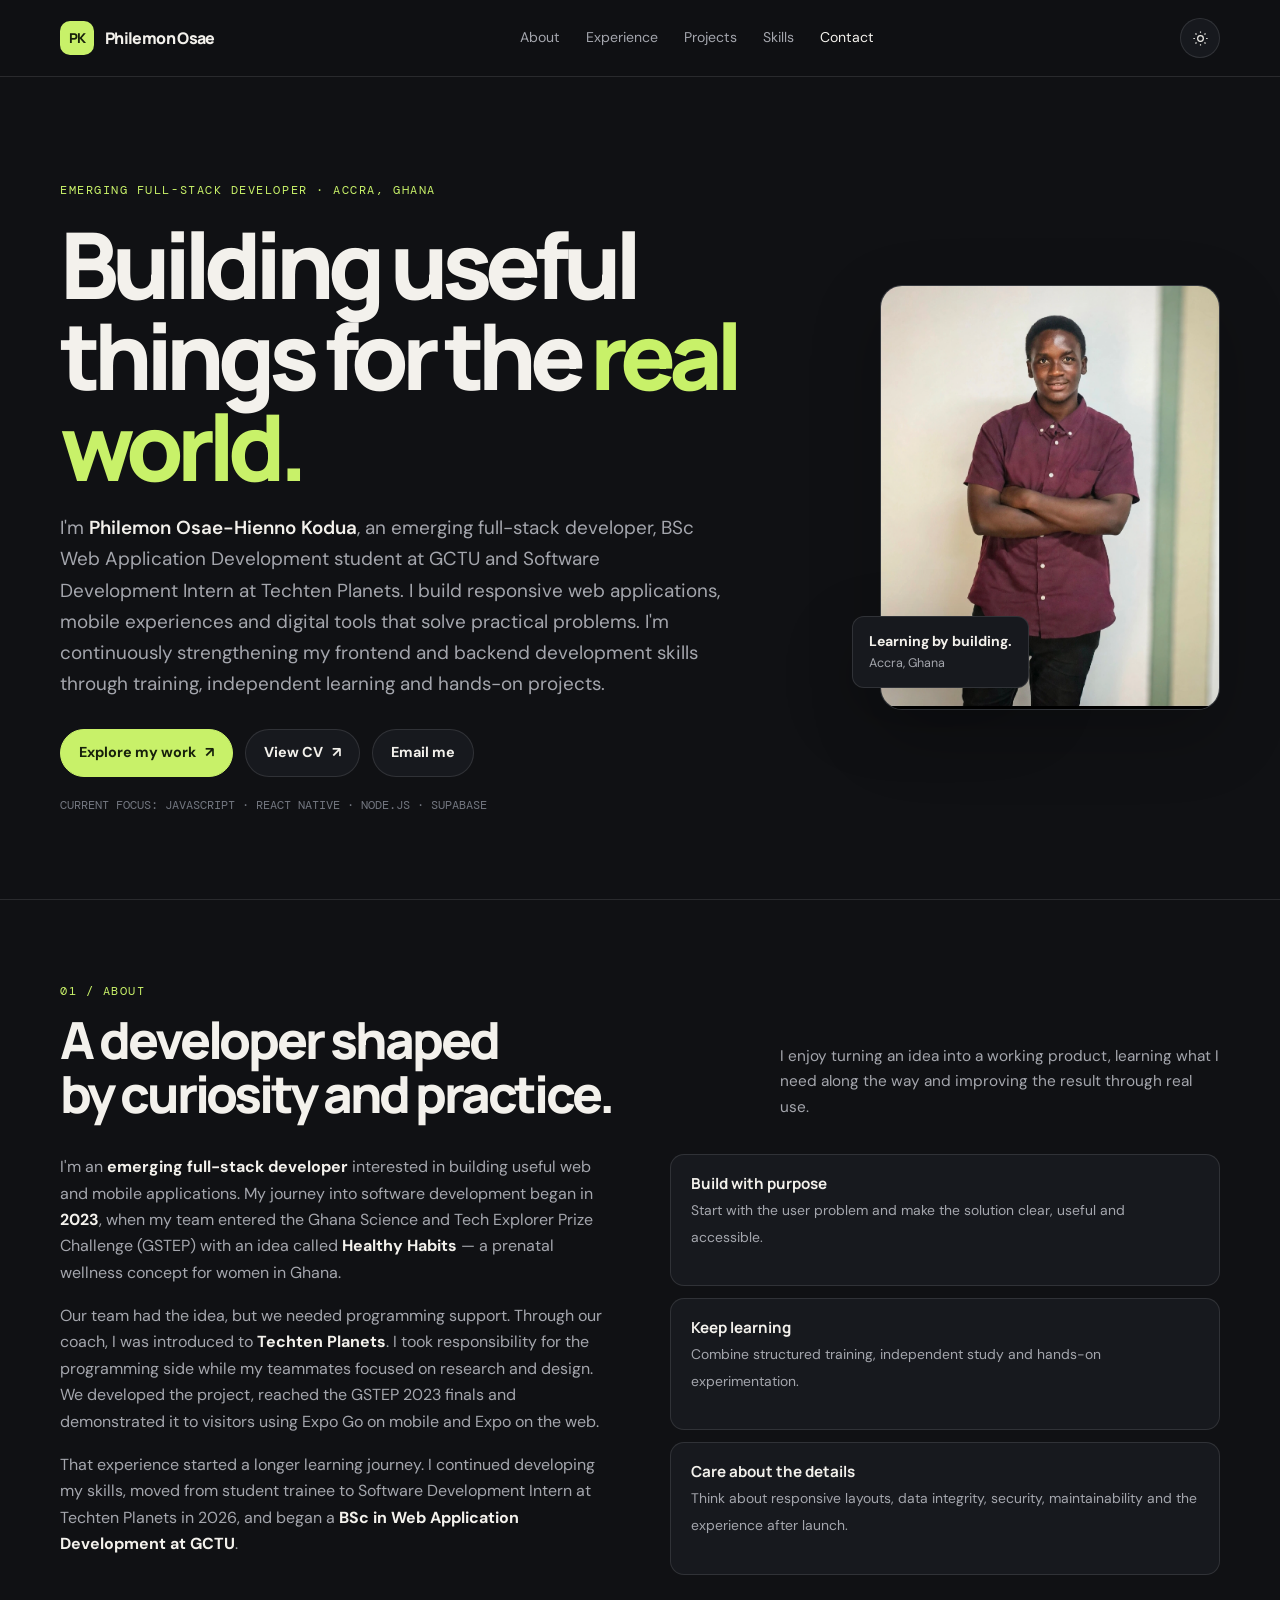
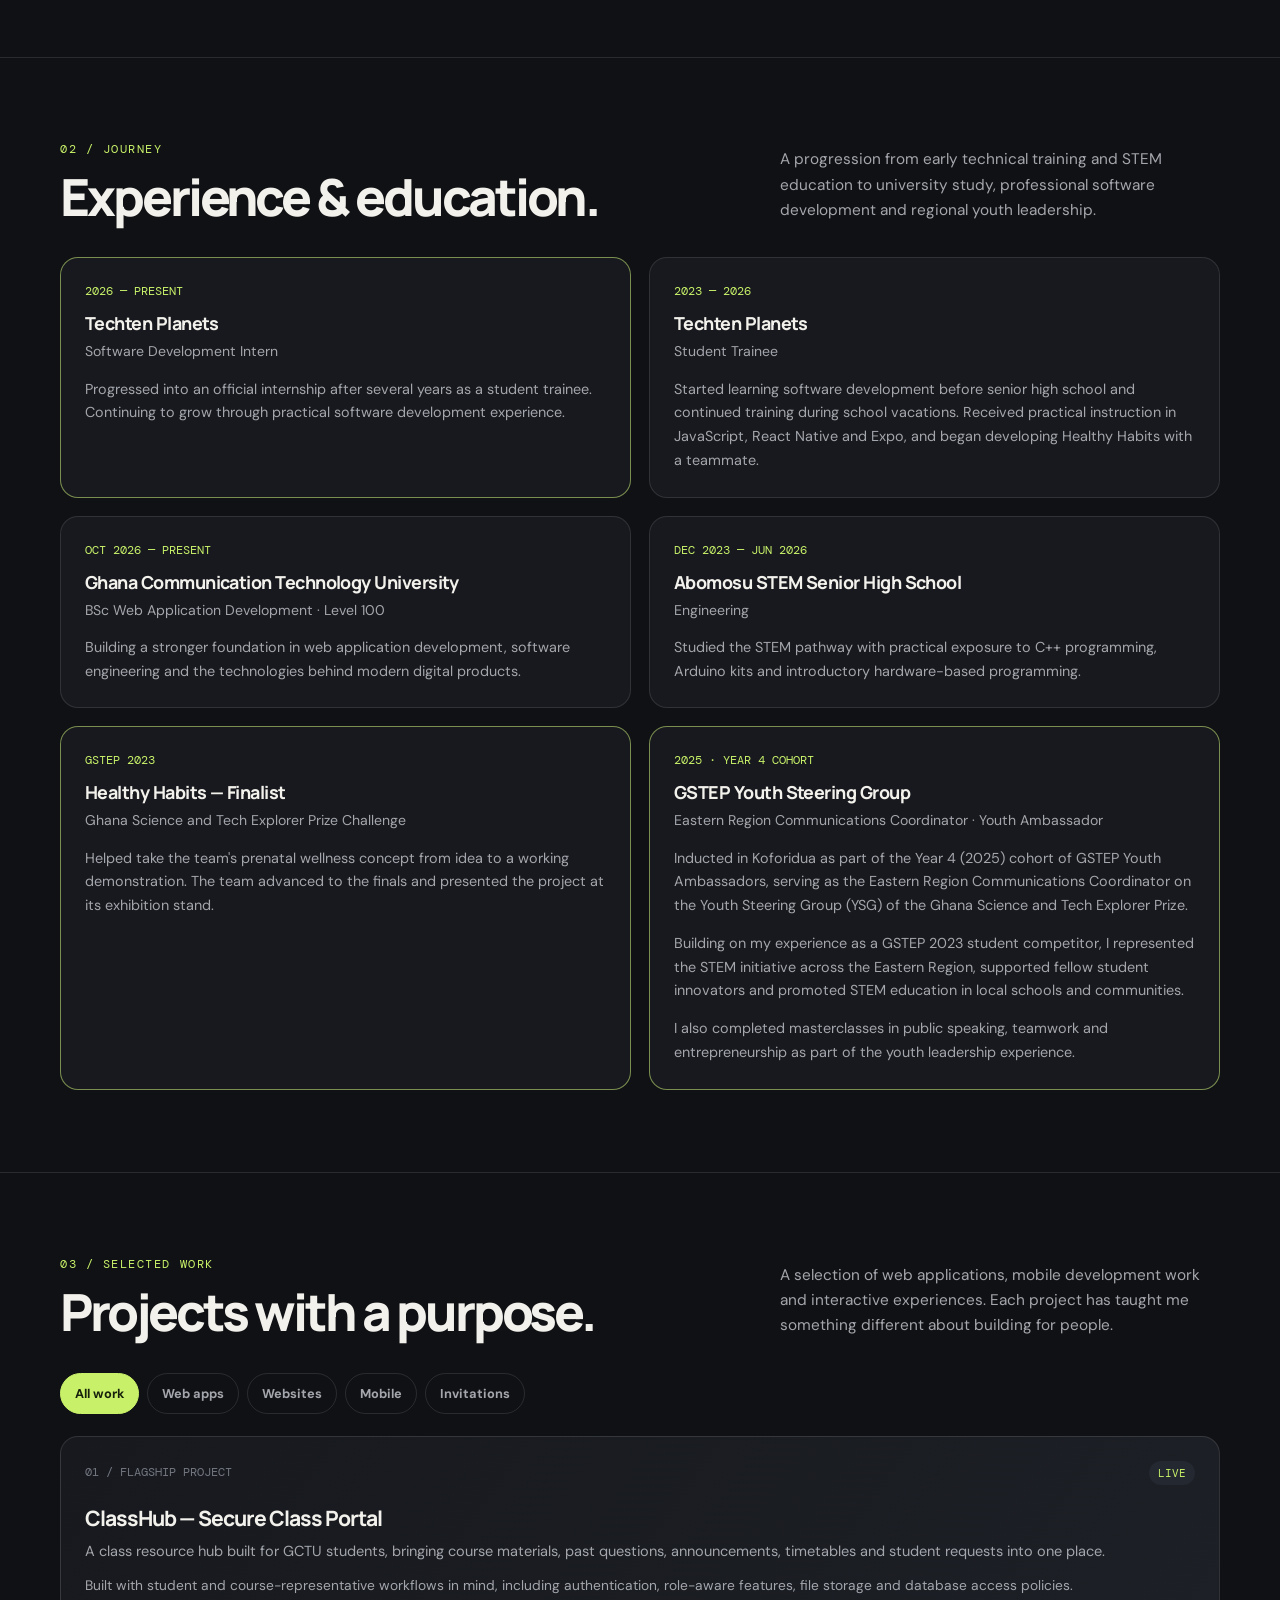
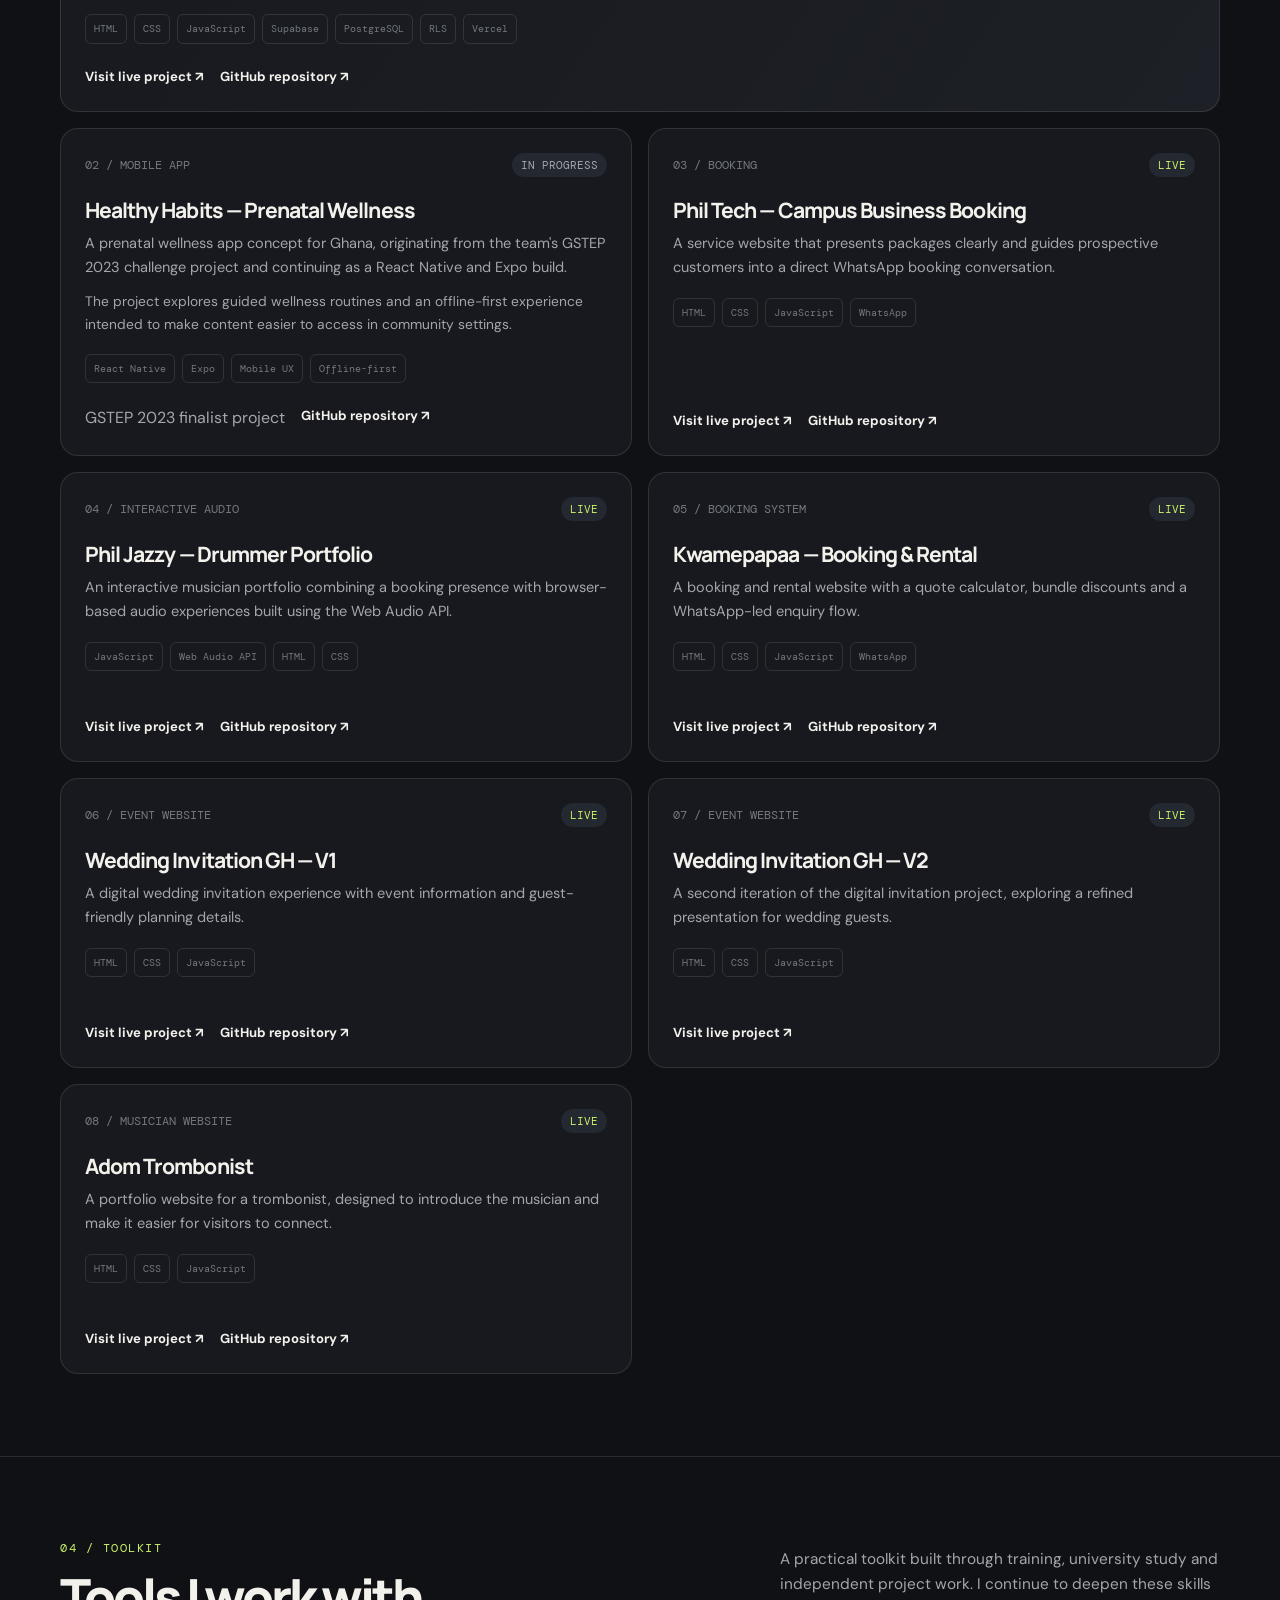
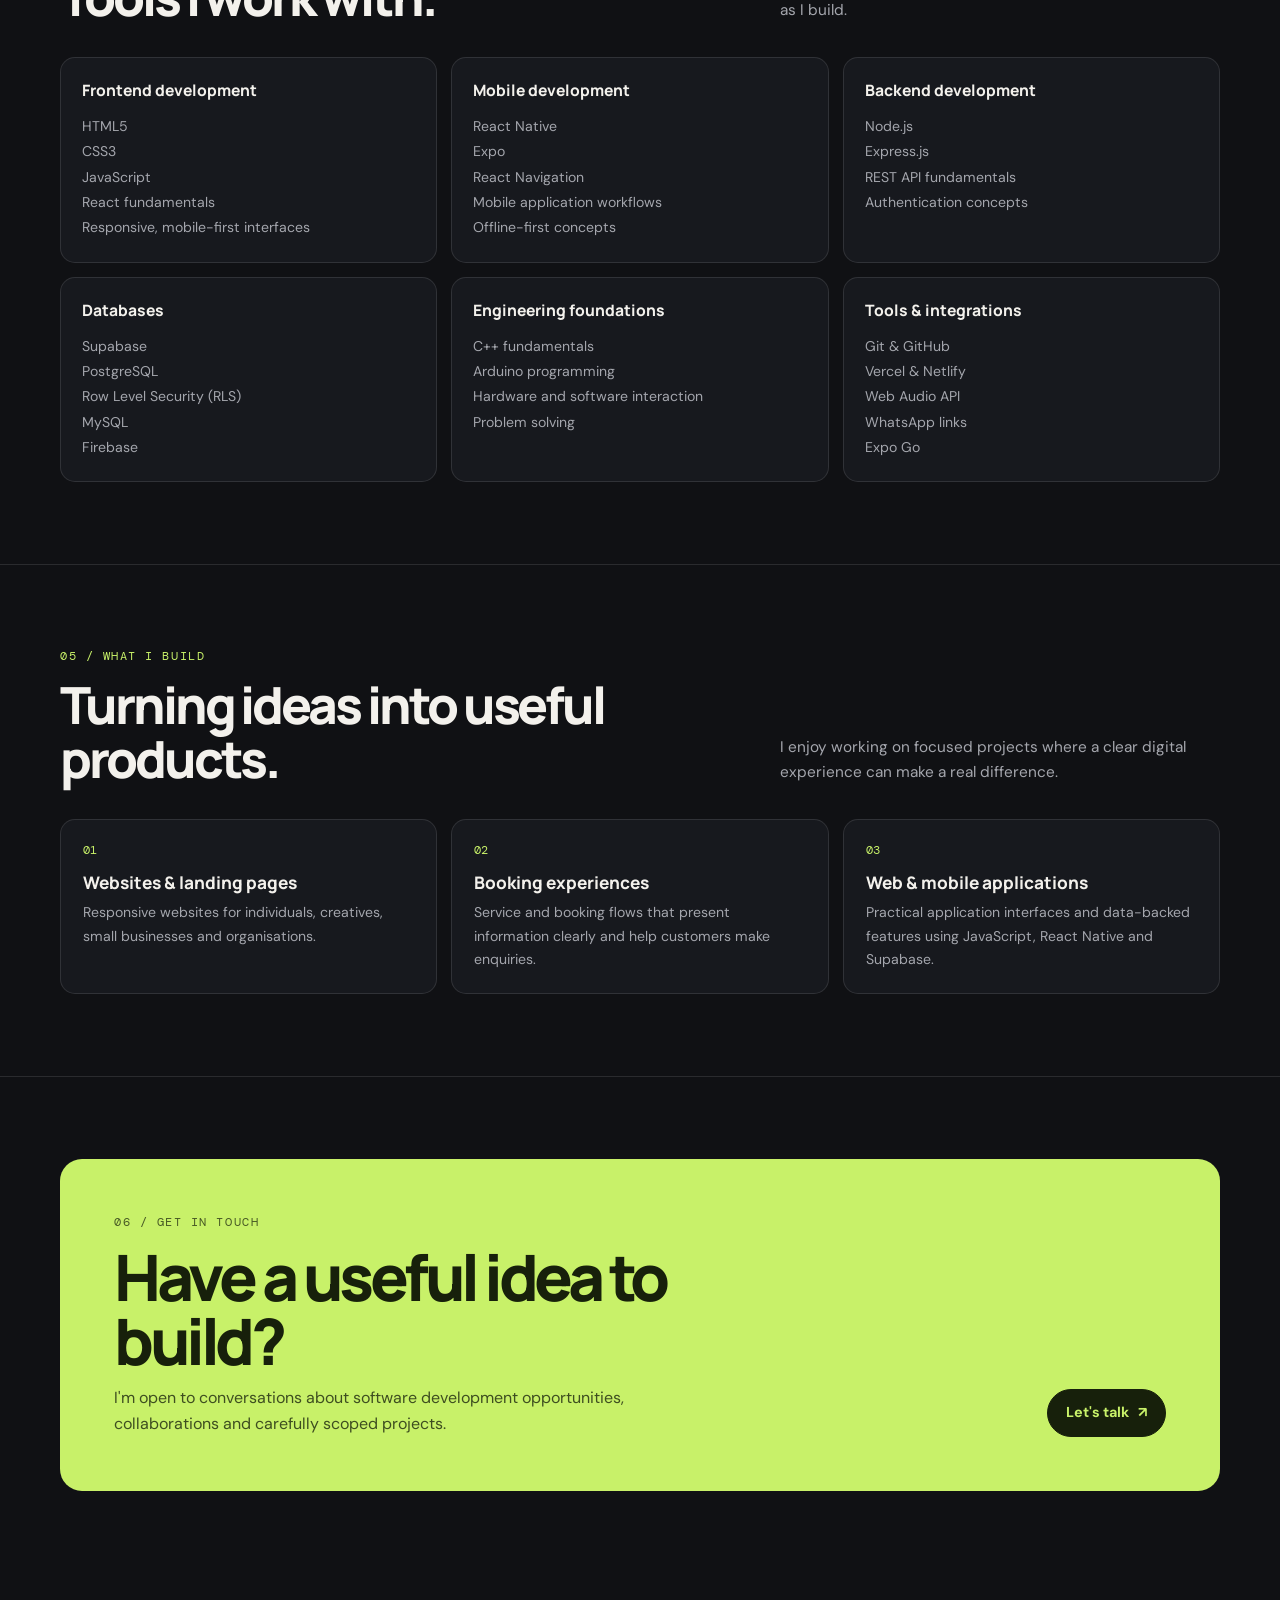
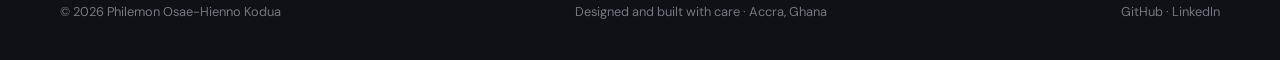
<file: index.html>
<!doctype html>
<html lang="en" data-theme="dark">
<head>
  <meta charset="utf-8">
  <meta name="viewport" content="width=device-width, initial-scale=1">
  <meta name="theme-color" content="#101114">
  <meta name="description" content="Philemon Osae-Hienno Kodua is an emerging full-stack developer in Ghana, a GCTU student, Software Development Intern and GSTEP Youth Steering Group Communications Coordinator.">
  <meta name="author" content="Philemon Osae-Hienno Kodua">
  <title>Philemon Osae-Hienno Kodua — Emerging Full-Stack Developer</title>

<meta property="og:title" content="Philemon Osae-Hienno Kodua | Full-Stack Developer" />
<meta property="og:description" content="Philemon Osae-Hienno Kodua is an emerging full-stack developer in Ghana, a GCTU student, Software Development Intern and GSTEP Youth Steering Group Communications Coordinator." />

<meta property="og:url" content="https://philemon-portfolio-ten.vercel.app/" />
<meta property="og:type" content="website" />

<meta property="og:image" content="https://philemon-portfolio-ten.vercel.app/og-image.jpg" />
<meta name="twitter:card" content="summary_large_image" />
<meta name="twitter:image" content="https://philemon-portfolio-ten.vercel.app/og-image.jpg" />

  <link rel="canonical" href="https://philemon-portfolio-ten.vercel.app/">

  <link rel="preconnect" href="https://fonts.googleapis.com">
  <link rel="preconnect" href="https://fonts.gstatic.com" crossorigin>
  <link href="https://fonts.googleapis.com/css2?family=DM+Mono:wght@400;500&family=DM+Sans:wght@400;500;600;700&family=Manrope:wght@400;500;600;700;800&display=swap" rel="stylesheet">

  <script type="application/ld+json">
  {
    "@context": "https://schema.org",
    "@type": "Person",
    "name": "Philemon Osae-Hienno Kodua",
    "url": "https://philemon-portfolio-ten.vercel.app/",
    "image": "https://philemon-portfolio-ten.vercel.app/profile.jpg",
    "jobTitle": "Emerging Full-Stack Developer",
    "description": "Emerging full-stack developer, GCTU Web Application Development student, Software Development Intern and GSTEP Youth Steering Group Communications Coordinator.",
    "address": {
      "@type": "PostalAddress",
      "addressLocality": "Accra",
      "addressCountry": "GH"
    },
    "email": "philemonosae1@gmail.com",
    "sameAs": [
      "https://github.com/Philemon-Osae",
      "https://www.linkedin.com/in/philemon-osae-hienno-kodua-650492304"
    ],
    "alumniOf": [
      {
        "@type": "EducationalOrganization",
        "name": "Abomosu STEM Senior High School"
      }
    ],
    "memberOf": {
      "@type": "Organization",
      "name": "GSTEP Youth Steering Group",
      "description": "Ghana Science and Tech Explorer Prize Youth Steering Group"
    }
  }
  </script>

  <script>
    try {
      const savedTheme = localStorage.getItem('theme');
      if (savedTheme === 'light' || savedTheme === 'dark') {
        document.documentElement.dataset.theme = savedTheme;
      }
    } catch (_) {}
  </script>

  <style>
    :root {
      color-scheme: dark;
      --bg: #101114;
      --surface: #17191e;
      --surface-2: #1d2026;
      --surface-3: #242831;
      --text: #f3f1ec;
      --muted: #a4a6ad;
      --subtle: #737780;
      --line: rgba(255,255,255,.11);
      --accent: #c8f169;
      --accent-ink: #17200b;
      --shadow: 0 24px 70px rgba(0,0,0,.22);
      --max: 1160px;
      --radius: 18px;
    }

    html[data-theme="light"] {
      color-scheme: light;
      --bg: #f5f5f1;
      --surface: #fff;
      --surface-2: #f0f1eb;
      --surface-3: #e8eae2;
      --text: #171914;
      --muted: #565b50;
      --subtle: #777d71;
      --line: rgba(20,25,15,.13);
      --accent: #577d1e;
      --accent-ink: #fff;
      --shadow: 0 24px 70px rgba(30,35,20,.08);
    }

    * { box-sizing: border-box; }

    html {
      scroll-behavior: smooth;
      scroll-padding-top: 92px;
    }

    body {
      margin: 0;
      background: var(--bg);
      color: var(--text);
      font-family: "DM Sans", sans-serif;
      line-height: 1.65;
      -webkit-font-smoothing: antialiased;
    }

    a { color: inherit; text-decoration: none; }
    button { font: inherit; }

    button:focus-visible,
    a:focus-visible {
      outline: 2px solid var(--accent);
      outline-offset: 4px;
    }

    .wrap {
      width: min(var(--max), calc(100% - 48px));
      margin-inline: auto;
    }

    .mono, .eyebrow, .tag, .project-index, .meta, .nav-label {
      font-family: "DM Mono", monospace;
    }

    .eyebrow {
      color: var(--accent);
      font-size: .74rem;
      letter-spacing: .13em;
      text-transform: uppercase;
    }

    .muted { color: var(--muted); }

    .topbar {
      position: sticky;
      top: 0;
      z-index: 50;
      border-bottom: 1px solid var(--line);
      background: color-mix(in srgb, var(--bg) 86%, transparent);
      backdrop-filter: blur(18px);
    }

    .nav {
      min-height: 76px;
      display: flex;
      align-items: center;
      justify-content: space-between;
      gap: 24px;
    }

    .brand {
      display: inline-flex;
      align-items: center;
      gap: 11px;
      font: 800 1rem "Manrope", sans-serif;
      letter-spacing: -.04em;
    }

    .brand-mark {
      width: 34px;
      height: 34px;
      display: grid;
      place-items: center;
      border-radius: 10px;
      background: var(--accent);
      color: var(--accent-ink);
      font: 800 .85rem "Manrope", sans-serif;
    }

    .nav-links {
      display: flex;
      align-items: center;
      gap: 26px;
    }

    .nav-links a {
      color: var(--muted);
      font-size: .88rem;
      transition: color .2s;
    }

    .nav-links a:hover,
    .nav-links a.active { color: var(--text); }

    .nav-actions {
      display: flex;
      align-items: center;
      gap: 10px;
    }

    .icon-btn, .menu-btn {
      width: 40px;
      height: 40px;
      border: 1px solid var(--line);
      border-radius: 50%;
      color: var(--text);
      background: var(--surface);
      display: grid;
      place-items: center;
      cursor: pointer;
    }

    .menu-btn {
      display: none;
      border-radius: 12px;
    }

    .icon-btn svg, .menu-btn svg {
      width: 17px;
      height: 17px;
    }

    .mobile-panel {
      display: none;
      padding: 0 0 18px;
    }

    .mobile-panel a {
      display: block;
      padding: 11px 0;
      color: var(--muted);
      border-top: 1px solid var(--line);
    }

    .hero { padding: 104px 0 86px; }

    .hero-grid {
      display: grid;
      grid-template-columns: minmax(0, 1.35fr) minmax(260px, .65fr);
      gap: 76px;
      align-items: center;
    }

    .hero h1 {
      max-width: 820px;
      margin: 18px 0 20px;
      font: 800 clamp(3.15rem, 7.2vw, 6.6rem)/.99 "Manrope", sans-serif;
      letter-spacing: -.075em;
    }

    .hero h1 span { color: var(--accent); }

    .hero-copy {
      max-width: 660px;
      color: var(--muted);
      font-size: clamp(1.02rem, 1.5vw, 1.18rem);
    }

    .hero-copy strong {
      color: var(--text);
      font-weight: 600;
    }

    .hero-actions {
      display: flex;
      flex-wrap: wrap;
      gap: 12px;
      margin-top: 30px;
    }

    .btn {
      min-height: 48px;
      display: inline-flex;
      align-items: center;
      justify-content: center;
      gap: 9px;
      padding: 0 18px;
      border-radius: 999px;
      border: 1px solid var(--line);
      background: var(--surface);
      color: var(--text);
      font-size: .9rem;
      font-weight: 700;
      transition: transform .2s, border-color .2s, background .2s;
    }

    .btn:hover {
      transform: translateY(-2px);
      border-color: var(--accent);
    }

    .btn-primary {
      background: var(--accent);
      color: var(--accent-ink);
      border-color: var(--accent);
    }

    .btn svg {
      width: 16px;
      height: 16px;
    }

    .hero-note {
      margin-top: 20px;
      font: .74rem "DM Mono", monospace;
      color: var(--subtle);
    }

    .portrait-wrap {
      position: relative;
      max-width: 340px;
      justify-self: end;
      width: 100%;
    }

    .portrait {
      aspect-ratio: 4 / 5;
      overflow: hidden;
      border-radius: 22px;
      border: 1px solid var(--line);
      background: var(--surface-2);
      box-shadow: var(--shadow);
      position: relative;
    }

    .portrait img {
      width: 100%;
      height: 100%;
      display: block;
      object-fit: cover;
      object-position: center 28%;
    }

    .portrait-placeholder {
      height: 100%;
      display: grid;
      place-items: center;
      color: var(--subtle);
      font: 800 4.5rem "Manrope", sans-serif;
      letter-spacing: -.08em;
    }

    .portrait-caption {
      position: absolute;
      left: -28px;
      bottom: 22px;
      padding: 13px 16px;
      border: 1px solid var(--line);
      border-radius: 12px;
      background: var(--surface);
      box-shadow: var(--shadow);
      font-size: .78rem;
    }

    .portrait-caption strong {
      display: block;
      font-size: .88rem;
    }

    .section {
      padding: 82px 0;
      border-top: 1px solid var(--line);
    }

    .section-head {
      display: flex;
      justify-content: space-between;
      align-items: end;
      gap: 24px;
      margin-bottom: 34px;
    }

    .section h2 {
      margin: 10px 0 0;
      font: 800 clamp(2rem, 4vw, 3.4rem)/1.06 "Manrope", sans-serif;
      letter-spacing: -.06em;
    }

    .section-intro {
      max-width: 440px;
      margin: 0;
      color: var(--muted);
      font-size: .96rem;
    }

    .about-grid {
      display: grid;
      grid-template-columns: 1fr 1fr;
      gap: 60px;
    }

    .about-copy p {
      margin: 0 0 17px;
      color: var(--muted);
    }

    .about-copy strong { color: var(--text); }

    .principles {
      display: grid;
      gap: 12px;
    }

    .principle {
      padding: 18px 20px;
      border: 1px solid var(--line);
      border-radius: 14px;
      background: var(--surface);
    }

    .principle b {
      display: block;
      margin-bottom: 3px;
      font: 700 .95rem "Manrope", sans-serif;
    }

    .principle span {
      color: var(--muted);
      font-size: .87rem;
    }

    .journey {
      display: grid;
      grid-template-columns: 1fr 1fr;
      gap: 18px;
    }

    .journey-card {
      padding: 24px;
      border: 1px solid var(--line);
      border-radius: var(--radius);
      background: var(--surface);
    }

    .journey-card .meta {
      color: var(--accent);
      font-size: .72rem;
    }

    .journey-card h3 {
      margin: 10px 0 5px;
      font: 750 1.12rem "Manrope", sans-serif;
      letter-spacing: -.03em;
    }

    .journey-card .role {
      color: var(--muted);
      font-size: .88rem;
    }

    .journey-card p {
      margin: 14px 0 0;
      color: var(--muted);
      font-size: .9rem;
    }

    .journey-card ul {
      margin: 12px 0 0;
      padding-left: 18px;
      color: var(--muted);
      font-size: .88rem;
    }

    .journey-card li { margin: 5px 0; }

    .highlight-card {
      border-color: color-mix(in srgb, var(--accent) 48%, var(--line));
    }

    .project-toolbar {
      display: flex;
      flex-wrap: wrap;
      gap: 8px;
      margin-bottom: 22px;
    }

    .filter {
      padding: 9px 14px;
      border: 1px solid var(--line);
      border-radius: 999px;
      background: transparent;
      color: var(--muted);
      cursor: pointer;
      font-size: .8rem;
      font-weight: 700;
    }

    .filter[aria-pressed="true"] {
      background: var(--accent);
      border-color: var(--accent);
      color: var(--accent-ink);
    }

    .projects {
      display: grid;
      grid-template-columns: repeat(2, minmax(0, 1fr));
      gap: 16px;
    }

    .project {
      display: flex;
      flex-direction: column;
      min-height: 290px;
      padding: 24px;
      border: 1px solid var(--line);
      border-radius: var(--radius);
      background: var(--surface);
      transition: transform .22s, border-color .22s, box-shadow .22s;
    }

    .project:hover {
      transform: translateY(-4px);
      border-color: color-mix(in srgb, var(--accent) 55%, var(--line));
      box-shadow: var(--shadow);
    }

    .project.featured {
      grid-column: 1 / -1;
      min-height: 260px;
      background: linear-gradient(125deg, var(--surface), var(--surface-2));
    }

    .project-top {
      display: flex;
      justify-content: space-between;
      align-items: center;
      gap: 12px;
    }

    .project-index {
      color: var(--subtle);
      font-size: .72rem;
    }

    .status {
      padding: 5px 9px;
      border-radius: 999px;
      background: var(--surface-3);
      color: var(--muted);
      font: .67rem "DM Mono", monospace;
    }

    .status.live { color: var(--accent); }

    .project h3 {
      margin: 18px 0 8px;
      font: 750 1.32rem "Manrope", sans-serif;
      letter-spacing: -.045em;
    }

    .project p {
      margin: 0;
      color: var(--muted);
      font-size: .91rem;
    }

    .project .detail {
      margin-top: 10px;
      font-size: .86rem;
    }

    .tags {
      display: flex;
      flex-wrap: wrap;
      gap: 7px;
      margin-top: 18px;
    }

    .tag {
      padding: 5px 8px;
      border: 1px solid var(--line);
      border-radius: 6px;
      color: var(--subtle);
      font-size: .65rem;
    }

    .project-links {
      display: flex;
      flex-wrap: wrap;
      gap: 16px;
      margin-top: auto;
      padding-top: 22px;
    }

    .project-links a {
      color: var(--text);
      font-size: .82rem;
      font-weight: 700;
    }

    .project-links a:hover { color: var(--accent); }

    .skills-grid {
      display: grid;
      grid-template-columns: repeat(3, 1fr);
      gap: 14px;
    }

    .skill-group {
      padding: 21px;
      border: 1px solid var(--line);
      border-radius: 15px;
      background: var(--surface);
    }

    .skill-group h3 {
      margin: 0 0 13px;
      font: 750 .98rem "Manrope", sans-serif;
    }

    .skill-group p {
      margin: 0;
      color: var(--muted);
      font-size: .88rem;
      line-height: 1.8;
    }

    .service-grid {
      display: grid;
      grid-template-columns: repeat(3, 1fr);
      gap: 14px;
    }

    .service {
      padding: 22px;
      border: 1px solid var(--line);
      border-radius: 15px;
      background: var(--surface);
    }

    .service .number {
      color: var(--accent);
      font: .75rem "DM Mono", monospace;
    }

    .service h3 {
      margin: 13px 0 7px;
      font: 750 1.08rem "Manrope", sans-serif;
    }

    .service p {
      margin: 0;
      color: var(--muted);
      font-size: .88rem;
    }

    .contact-panel {
      padding: clamp(28px, 5vw, 54px);
      border-radius: 22px;
      background: var(--accent);
      color: var(--accent-ink);
      display: flex;
      align-items: end;
      justify-content: space-between;
      gap: 30px;
    }

    .contact-panel .eyebrow {
      color: color-mix(in srgb, var(--accent-ink) 72%, transparent);
    }

    .contact-panel h2 {
      max-width: 650px;
      margin: 12px 0;
      font: 800 clamp(2.1rem, 5vw, 4.2rem)/1 "Manrope", sans-serif;
      letter-spacing: -.07em;
    }

    .contact-panel p {
      max-width: 510px;
      margin: 0;
      color: color-mix(in srgb, var(--accent-ink) 78%, transparent);
    }

    .contact-panel .btn {
      flex-shrink: 0;
      background: var(--accent-ink);
      color: var(--accent);
      border-color: var(--accent-ink);
    }

    footer {
      padding: 28px 0 38px;
      color: var(--subtle);
      font-size: .8rem;
    }

    .footer-inner {
      display: flex;
      justify-content: space-between;
      gap: 18px;
      flex-wrap: wrap;
    }

    .back-top {
      position: fixed;
      right: 22px;
      bottom: 22px;
      width: 44px;
      height: 44px;
      border: 1px solid var(--line);
      border-radius: 50%;
      background: var(--surface);
      color: var(--text);
      cursor: pointer;
      opacity: 0;
      pointer-events: none;
      transform: translateY(8px);
      transition: .2s;
      z-index: 30;
    }

    .back-top.visible {
      opacity: 1;
      pointer-events: auto;
      transform: none;
    }

    [hidden] { display: none !important; }

    @media (max-width: 900px) {
      .hero-grid { gap: 38px; }
      .nav-links { gap: 16px; }
      .skills-grid, .service-grid { grid-template-columns: repeat(2, 1fr); }
    }

    @media (max-width: 720px) {
      .wrap { width: min(100% - 36px, var(--max)); }
      .nav { min-height: 68px; }
      .nav-links { display: none; }
      .menu-btn { display: grid; }
      .mobile-panel.open { display: block; }
      .hero { padding: 70px 0 62px; }
      .hero-grid { grid-template-columns: 1fr; gap: 36px; }
      .hero h1 { font-size: clamp(3rem, 14vw, 5rem); }
      .portrait-wrap {
        justify-self: start;
        max-width: 260px;
        margin-left: 24px;
      }
      .portrait-caption { left: -24px; }
      .section { padding: 62px 0; }
      .section-head { display: block; }
      .section-intro { margin-top: 14px; }
      .about-grid, .journey { grid-template-columns: 1fr; gap: 16px; }
      .projects { grid-template-columns: 1fr; }
      .project.featured { grid-column: auto; }
      .skills-grid, .service-grid { grid-template-columns: 1fr 1fr; }
      .contact-panel {
        align-items: start;
        flex-direction: column;
      }
    }

    @media (max-width: 440px) {
      .skills-grid, .service-grid { grid-template-columns: 1fr; }
      .hero-actions .btn { flex: 1 1 auto; }
      .project { padding: 20px; }
    }

    @media (prefers-reduced-motion: reduce) {
      *, *::before, *::after {
        scroll-behavior: auto !important;
        animation-duration: .01ms !important;
        animation-iteration-count: 1 !important;
        transition-duration: .01ms !important;
      }
    }
  </style>
</head>

<body>
  <header class="topbar">
    <div class="wrap nav">
      <a class="brand" href="#home" aria-label="Philemon Osae-Hienno Kodua home">
        <span class="brand-mark">PK</span>
        <span>Philemon Osae</span>
      </a>

      <nav class="nav-links" aria-label="Main navigation">
        <a href="#about">About</a>
        <a href="#experience">Experience</a>
        <a href="#work">Projects</a>
        <a href="#skills">Skills</a>
        <a href="#contact">Contact</a>
      </nav>

      <div class="nav-actions">
        <button class="icon-btn" id="themeToggle" type="button"
          aria-label="Switch to light theme" title="Toggle theme">
          <svg viewBox="0 0 24 24" fill="none" stroke="currentColor" stroke-width="1.7" aria-hidden="true">
            <circle cx="12" cy="12" r="4"/>
            <path d="M12 2v2m0 16v2M4.93 4.93l1.42 1.42m11.3 11.3 1.42 1.42M2 12h2m16 0h2M4.93 19.07l1.42-1.42m11.3-11.3 1.42-1.42"/>
          </svg>
        </button>

        <button class="menu-btn" id="menuToggle" type="button"
          aria-label="Open navigation menu" aria-expanded="false" aria-controls="mobilePanel">
          <svg viewBox="0 0 24 24" fill="none" stroke="currentColor" stroke-width="1.8" aria-hidden="true">
            <path d="M4 7h16M4 12h16M4 17h16"/>
          </svg>
        </button>
      </div>
    </div>

    <nav class="wrap mobile-panel" id="mobilePanel" aria-label="Mobile navigation">
      <a href="#about">About</a>
      <a href="#experience">Experience</a>
      <a href="#work">Projects</a>
      <a href="#skills">Skills</a>
      <a href="#contact">Contact</a>
    </nav>
  </header>

  <main id="home">
    <section class="hero wrap">
      <div class="hero-grid">
        <div>
          <div class="eyebrow">Emerging Full-Stack Developer · Accra, Ghana</div>

          <h1>Building useful things for the <span>real world.</span></h1>

          <p class="hero-copy">
            I'm <strong>Philemon Osae-Hienno Kodua</strong>, an emerging full-stack developer, BSc Web Application Development student at GCTU and Software Development Intern at Techten Planets. I build responsive web applications, mobile experiences and digital tools that solve practical problems. I'm continuously strengthening my frontend and backend development skills through training, independent learning and hands-on projects.
          </p>

          <div class="hero-actions">
            <a class="btn btn-primary" href="#work">Explore my work <span aria-hidden="true">↗</span></a>
            <a class="btn" href="cv.html">View CV <span aria-hidden="true">↗</span></a>
            <a class="btn" href="mailto:philemonosae1@gmail.com">Email me</a>
          </div>

          <div class="hero-note">
            CURRENT FOCUS: JAVASCRIPT · REACT NATIVE · NODE.JS · SUPABASE
          </div>
        </div>

        <div class="portrait-wrap">
          <div class="portrait">
            <img src="profile.jpg" alt="Portrait of Philemon Osae-Hienno Kodua"
              width="680" height="850" fetchpriority="high"
              onerror="this.hidden=true;this.nextElementSibling.hidden=false">
            <div class="portrait-placeholder" hidden>PK</div>
          </div>

          <div class="portrait-caption">
            <strong>Learning by building.</strong>
            <span class="muted">Accra, Ghana</span>
          </div>
        </div>
      </div>
    </section>

    <section class="section" id="about">
      <div class="wrap">
        <div class="section-head">
          <div>
            <div class="eyebrow">01 / About</div>
            <h2>A developer shaped<br>by curiosity and practice.</h2>
          </div>

          <p class="section-intro">
            I enjoy turning an idea into a working product, learning what I need along the way and improving the result through real use.
          </p>
        </div>

        <div class="about-grid">
          <div class="about-copy">
            <p>
              I'm an <strong>emerging full-stack developer</strong> interested in building useful web and mobile applications. My journey into software development began in <strong>2023</strong>, when my team entered the Ghana Science and Tech Explorer Prize Challenge (GSTEP) with an idea called <strong>Healthy Habits</strong> — a prenatal wellness concept for women in Ghana.
            </p>

            <p>
              Our team had the idea, but we needed programming support. Through our coach, I was introduced to <strong>Techten Planets</strong>. I took responsibility for the programming side while my teammates focused on research and design. We developed the project, reached the GSTEP 2023 finals and demonstrated it to visitors using Expo Go on mobile and Expo on the web.
            </p>

            <p>
              That experience started a longer learning journey. I continued developing my skills, moved from student trainee to Software Development Intern at Techten Planets in 2026, and began a <strong>BSc in Web Application Development at GCTU</strong>.
            </p>
          </div>

          <div class="principles">
            <div class="principle">
              <b>Build with purpose</b>
              <span>Start with the user problem and make the solution clear, useful and accessible.</span>
            </div>

            <div class="principle">
              <b>Keep learning</b>
              <span>Combine structured training, independent study and hands-on experimentation.</span>
            </div>

            <div class="principle">
              <b>Care about the details</b>
              <span>Think about responsive layouts, data integrity, security, maintainability and the experience after launch.</span>
            </div>
          </div>
        </div>
      </div>
    </section>

    <section class="section" id="experience">
      <div class="wrap">
        <div class="section-head">
          <div>
            <div class="eyebrow">02 / Journey</div>
            <h2>Experience & education.</h2>
          </div>

          <p class="section-intro">
            A progression from early technical training and STEM education to university study, professional software development and regional youth leadership.
          </p>
        </div>

        <div class="journey">
          <article class="journey-card highlight-card">
            <div class="meta">2026 — PRESENT</div>
            <h3>Techten Planets</h3>
            <div class="role">Software Development Intern</div>
            <p>
              Progressed into an official internship after several years as a student trainee. Continuing to grow through practical software development experience.
            </p>
          </article>

          <article class="journey-card">
            <div class="meta">2023 — 2026</div>
            <h3>Techten Planets</h3>
            <div class="role">Student Trainee</div>
            <p>
              Started learning software development before senior high school and continued training during school vacations. Received practical instruction in JavaScript, React Native and Expo, and began developing Healthy Habits with a teammate.
            </p>
          </article>

          <article class="journey-card">
            <div class="meta">OCT 2026 — PRESENT</div>
            <h3>Ghana Communication Technology University</h3>
            <div class="role">BSc Web Application Development · Level 100</div>
            <p>
              Building a stronger foundation in web application development, software engineering and the technologies behind modern digital products.
            </p>
          </article>

          <article class="journey-card">
            <div class="meta">DEC 2023 — JUN 2026</div>
            <h3>Abomosu STEM Senior High School</h3>
            <div class="role">Engineering</div>
            <p>
              Studied the STEM pathway with practical exposure to C++ programming, Arduino kits and introductory hardware-based programming.
            </p>
          </article>

          <article class="journey-card highlight-card">
            <div class="meta">GSTEP 2023</div>
            <h3>Healthy Habits — Finalist</h3>
            <div class="role">Ghana Science and Tech Explorer Prize Challenge</div>
            <p>
              Helped take the team's prenatal wellness concept from idea to a working demonstration. The team advanced to the finals and presented the project at its exhibition stand.
            </p>
          </article>

          <article class="journey-card highlight-card">
            <div class="meta">2025 · YEAR 4 COHORT</div>
            <h3>GSTEP Youth Steering Group</h3>
            <div class="role">
              Eastern Region Communications Coordinator · Youth Ambassador
            </div>
            <p>
              Inducted in Koforidua as part of the Year 4 (2025) cohort of GSTEP Youth Ambassadors, serving as the Eastern Region Communications Coordinator on the Youth Steering Group (YSG) of the Ghana Science and Tech Explorer Prize.
            </p>
            <p>
              Building on my experience as a GSTEP 2023 student competitor, I represented the STEM initiative across the Eastern Region, supported fellow student innovators and promoted STEM education in local schools and communities.
            </p>
            <p>
              I also completed masterclasses in public speaking, teamwork and entrepreneurship as part of the youth leadership experience.
            </p>
          </article>
        </div>
      </div>
    </section>

    <section class="section" id="work">
      <div class="wrap">
        <div class="section-head">
          <div>
            <div class="eyebrow">03 / Selected work</div>
            <h2>Projects with a purpose.</h2>
          </div>

          <p class="section-intro">
            A selection of web applications, mobile development work and interactive experiences. Each project has taught me something different about building for people.
          </p>
        </div>

        <div class="project-toolbar" role="group" aria-label="Filter projects">
          <button class="filter" type="button" data-filter="all" aria-pressed="true">All work</button>
          <button class="filter" type="button" data-filter="webapp" aria-pressed="false">Web apps</button>
          <button class="filter" type="button" data-filter="website" aria-pressed="false">Websites</button>
          <button class="filter" type="button" data-filter="mobile" aria-pressed="false">Mobile</button>
          <button class="filter" type="button" data-filter="invite" aria-pressed="false">Invitations</button>
        </div>

        <div class="projects" id="projectGrid">
          <article class="project featured" data-category="webapp">
            <div class="project-top">
              <span class="project-index">01 / FLAGSHIP PROJECT</span>
              <span class="status live">LIVE</span>
            </div>

            <h3>ClassHub — Secure Class Portal</h3>

            <p>
              A class resource hub built for GCTU students, bringing course materials, past questions, announcements, timetables and student requests into one place.
            </p>

            <p class="detail">
              Built with student and course-representative workflows in mind, including authentication, role-aware features, file storage and database access policies.
            </p>

            <div class="tags">
              <span class="tag">HTML</span>
              <span class="tag">CSS</span>
              <span class="tag">JavaScript</span>
              <span class="tag">Supabase</span>
              <span class="tag">PostgreSQL</span>
              <span class="tag">RLS</span>
              <span class="tag">Vercel</span>
            </div>

            <div class="project-links">
              <a href="https://classhub2.vercel.app" target="_blank" rel="noopener noreferrer">Visit live project ↗</a>
              <a href="https://github.com/Philemon-Osae/classhub2" target="_blank" rel="noopener noreferrer">GitHub repository ↗</a>
            </div>
          </article>

          <article class="project" data-category="mobile">
            <div class="project-top">
              <span class="project-index">02 / MOBILE APP</span>
              <span class="status">IN PROGRESS</span>
            </div>

            <h3>Healthy Habits — Prenatal Wellness</h3>

            <p>
              A prenatal wellness app concept for Ghana, originating from the team's GSTEP 2023 challenge project and continuing as a React Native and Expo build.
            </p>

            <p class="detail">
              The project explores guided wellness routines and an offline-first experience intended to make content easier to access in community settings.
            </p>

            <div class="tags">
              <span class="tag">React Native</span>
              <span class="tag">Expo</span>
              <span class="tag">Mobile UX</span>
              <span class="tag">Offline-first</span>
            </div>

            <div class="project-links">
              <span class="muted">GSTEP 2023 finalist project</span>
              <a href="https://github.com/Philemon-Osae/healthyHabits" target="_blank" rel="noopener noreferrer">GitHub repository ↗</a>
            </div>
          </article>

          <article class="project" data-category="website">
            <div class="project-top">
              <span class="project-index">03 / BOOKING</span>
              <span class="status live">LIVE</span>
            </div>

            <h3>Phil Tech — Campus Business Booking</h3>

            <p>
              A service website that presents packages clearly and guides prospective customers into a direct WhatsApp booking conversation.
            </p>

            <div class="tags">
              <span class="tag">HTML</span>
              <span class="tag">CSS</span>
              <span class="tag">JavaScript</span>
              <span class="tag">WhatsApp</span>
            </div>

            <div class="project-links">
              <a href="https://phil-tech-two.vercel.app" target="_blank" rel="noopener noreferrer">Visit live project ↗</a>
              <a href="https://github.com/Philemon-Osae/phil-tech" target="_blank" rel="noopener noreferrer">GitHub repository ↗</a>
            </div>
          </article>

          <article class="project" data-category="website">
            <div class="project-top">
              <span class="project-index">04 / INTERACTIVE AUDIO</span>
              <span class="status live">LIVE</span>
            </div>

            <h3>Phil Jazzy — Drummer Portfolio</h3>

            <p>
              An interactive musician portfolio combining a booking presence with browser-based audio experiences built using the Web Audio API.
            </p>

            <div class="tags">
              <span class="tag">JavaScript</span>
              <span class="tag">Web Audio API</span>
              <span class="tag">HTML</span>
              <span class="tag">CSS</span>
            </div>

            <div class="project-links">
              <a href="https://phil-jazzy.netlify.app" target="_blank" rel="noopener noreferrer">Visit live project ↗</a>
              <a href="https://github.com/Philemon-Osae/Phil-Jazzy" target="_blank" rel="noopener noreferrer">GitHub repository ↗</a>
            </div>
          </article>

          <article class="project" data-category="webapp">
            <div class="project-top">
              <span class="project-index">05 / BOOKING SYSTEM</span>
              <span class="status live">LIVE</span>
            </div>

            <h3>Kwamepapaa — Booking & Rental</h3>

            <p>
              A booking and rental website with a quote calculator, bundle discounts and a WhatsApp-led enquiry flow.
            </p>

            <div class="tags">
              <span class="tag">HTML</span>
              <span class="tag">CSS</span>
              <span class="tag">JavaScript</span>
              <span class="tag">WhatsApp</span>
            </div>

            <div class="project-links">
              <a href="https://kwamepapaa.netlify.app" target="_blank" rel="noopener noreferrer">Visit live project ↗</a>
              <a href="https://github.com/Philemon-Osae/Kwamepapa-s-site" target="_blank" rel="noopener noreferrer">GitHub repository ↗</a>
            </div>
          </article>

          <article class="project" data-category="invite">
            <div class="project-top">
              <span class="project-index">06 / EVENT WEBSITE</span>
              <span class="status live">LIVE</span>
            </div>

            <h3>Wedding Invitation GH — V1</h3>

            <p>
              A digital wedding invitation experience with event information and guest-friendly planning details.
            </p>

            <div class="tags">
              <span class="tag">HTML</span>
              <span class="tag">CSS</span>
              <span class="tag">JavaScript</span>
            </div>

            <div class="project-links">
              <a href="https://weddinginvitation-gh.netlify.app" target="_blank" rel="noopener noreferrer">Visit live project ↗</a>
              <a href="https://github.com/Philemon-Osae/wed" target="_blank" rel="noopener noreferrer">GitHub repository ↗</a>
            </div>
          </article>

          <article class="project" data-category="invite">
            <div class="project-top">
              <span class="project-index">07 / EVENT WEBSITE</span>
              <span class="status live">LIVE</span>
            </div>

            <h3>Wedding Invitation GH — V2</h3>

            <p>
              A second iteration of the digital invitation project, exploring a refined presentation for wedding guests.
            </p>

            <div class="tags">
              <span class="tag">HTML</span>
              <span class="tag">CSS</span>
              <span class="tag">JavaScript</span>
            </div>

            <div class="project-links">
              <a href="https://wedding-invitation-gh.netlify.app" target="_blank" rel="noopener noreferrer">Visit live project ↗</a>
            </div>
          </article>

          <article class="project" data-category="website">
            <div class="project-top">
              <span class="project-index">08 / MUSICIAN WEBSITE</span>
              <span class="status live">LIVE</span>
            </div>

            <h3>Adom Trombonist</h3>

            <p>
              A portfolio website for a trombonist, designed to introduce the musician and make it easier for visitors to connect.
            </p>

            <div class="tags">
              <span class="tag">HTML</span>
              <span class="tag">CSS</span>
              <span class="tag">JavaScript</span>
            </div>

            <div class="project-links">
              <a href="https://adom-the-trombonist-gh.netlify.app" target="_blank" rel="noopener noreferrer">Visit live project ↗</a>
              <a href="https://github.com/Philemon-Osae/Adom-s-site" target="_blank" rel="noopener noreferrer">GitHub repository ↗</a>
            </div>
          </article>
        </div>
      </div>
    </section>

    <section class="section" id="skills">
      <div class="wrap">
        <div class="section-head">
          <div>
            <div class="eyebrow">04 / Toolkit</div>
            <h2>Tools I work with.</h2>
          </div>

          <p class="section-intro">
            A practical toolkit built through training, university study and independent project work. I continue to deepen these skills as I build.
          </p>
        </div>

        <div class="skills-grid">
          <div class="skill-group">
            <h3>Frontend development</h3>
            <p>
              HTML5<br>
              CSS3<br>
              JavaScript<br>
              React fundamentals<br>
              Responsive, mobile-first interfaces
            </p>
          </div>

          <div class="skill-group">
            <h3>Mobile development</h3>
            <p>
              React Native<br>
              Expo<br>
              React Navigation<br>
              Mobile application workflows<br>
              Offline-first concepts
            </p>
          </div>

          <div class="skill-group">
            <h3>Backend development</h3>
            <p>
              Node.js<br>
              Express.js<br>
              REST API fundamentals<br>
              Authentication concepts
            </p>
          </div>

          <div class="skill-group">
            <h3>Databases</h3>
            <p>
              Supabase<br>
              PostgreSQL<br>
              Row Level Security (RLS)<br>
              MySQL<br>
              Firebase
            </p>
          </div>

          <div class="skill-group">
            <h3>Engineering foundations</h3>
            <p>
              C++ fundamentals<br>
              Arduino programming<br>
              Hardware and software interaction<br>
              Problem solving
            </p>
          </div>

          <div class="skill-group">
            <h3>Tools & integrations</h3>
            <p>
              Git & GitHub<br>
              Vercel & Netlify<br>
              Web Audio API<br>
              WhatsApp links<br>
              Expo Go
            </p>
          </div>
        </div>
      </div>
    </section>

    <section class="section" id="services">
      <div class="wrap">
        <div class="section-head">
          <div>
            <div class="eyebrow">05 / What I build</div>
            <h2>Turning ideas into useful products.</h2>
          </div>

          <p class="section-intro">
            I enjoy working on focused projects where a clear digital experience can make a real difference.
          </p>
        </div>

        <div class="service-grid">
          <article class="service">
            <div class="number">01</div>
            <h3>Websites & landing pages</h3>
            <p>Responsive websites for individuals, creatives, small businesses and organisations.</p>
          </article>

          <article class="service">
            <div class="number">02</div>
            <h3>Booking experiences</h3>
            <p>Service and booking flows that present information clearly and help customers make enquiries.</p>
          </article>

          <article class="service">
            <div class="number">03</div>
            <h3>Web & mobile applications</h3>
            <p>Practical application interfaces and data-backed features using JavaScript, React Native and Supabase.</p>
          </article>
        </div>
      </div>
    </section>

    <section class="section" id="contact">
      <div class="wrap">
        <div class="contact-panel">
          <div>
            <div class="eyebrow">06 / Get in touch</div>
            <h2>Have a useful idea to build?</h2>
            <p>
              I'm open to conversations about software development opportunities, collaborations and carefully scoped projects.
            </p>
          </div>

          <a class="btn" href="mailto:philemonosae1@gmail.com">
            Let's talk <span aria-hidden="true">↗</span>
          </a>
        </div>
      </div>
    </section>
  </main>

  <footer>
    <div class="wrap footer-inner">
      <span>© <span id="year"></span> Philemon Osae-Hienno Kodua</span>
      <span>Designed and built with care · Accra, Ghana</span>
      <span>
        <a href="https://github.com/Philemon-Osae" target="_blank" rel="noopener noreferrer">GitHub</a>
        ·
        <a href="https://www.linkedin.com/in/philemon-osae-hienno-kodua-650492304" target="_blank" rel="noopener noreferrer">LinkedIn</a>
      </span>
    </div>
  </footer>

  <button class="back-top" id="backTop" type="button" aria-label="Back to top">↑</button>

  <script>
    (() => {
      const root = document.documentElement;
      const themeToggle = document.getElementById('themeToggle');
      const menuToggle = document.getElementById('menuToggle');
      const mobilePanel = document.getElementById('mobilePanel');
      const backTop = document.getElementById('backTop');

      document.getElementById('year').textContent = new Date().getFullYear();

      function updateThemeButton() {
        const isDark = root.dataset.theme !== 'light';

        themeToggle.setAttribute(
          'aria-label',
          isDark ? 'Switch to light theme' : 'Switch to dark theme'
        );
      }

      updateThemeButton();

      themeToggle.addEventListener('click', () => {
        const next = root.dataset.theme === 'light' ? 'dark' : 'light';

        root.dataset.theme = next;

        try {
          localStorage.setItem('theme', next);
        } catch (_) {}

        updateThemeButton();
      });

      menuToggle.addEventListener('click', () => {
        const open = menuToggle.getAttribute('aria-expanded') !== 'true';

        menuToggle.setAttribute('aria-expanded', String(open));
        menuToggle.setAttribute(
          'aria-label',
          open ? 'Close navigation menu' : 'Open navigation menu'
        );

        mobilePanel.classList.toggle('open', open);
      });

      mobilePanel.querySelectorAll('a').forEach(link => {
        link.addEventListener('click', () => {
          mobilePanel.classList.remove('open');
          menuToggle.setAttribute('aria-expanded', 'false');
          menuToggle.setAttribute('aria-label', 'Open navigation menu');
        });
      });

      document.querySelectorAll('.filter').forEach(button => {
        button.addEventListener('click', () => {
          const filter = button.dataset.filter;

          document.querySelectorAll('.filter').forEach(item => {
            item.setAttribute('aria-pressed', String(item === button));
          });

          document.querySelectorAll('.project').forEach(card => {
            card.hidden = filter !== 'all' && card.dataset.category !== filter;
          });
        });
      });

      window.addEventListener('scroll', () => {
        backTop.classList.toggle('visible', window.scrollY > 550);
      }, { passive: true });

      backTop.addEventListener('click', () => {
        window.scrollTo({ top: 0, behavior: 'smooth' });
      });

      const sections = [...document.querySelectorAll('main section[id]')];
      const navLinks = [...document.querySelectorAll('.nav-links a')];

      if ('IntersectionObserver' in window) {
        const observer = new IntersectionObserver(entries => {
          entries.forEach(entry => {
            if (entry.isIntersecting) {
              navLinks.forEach(link => {
                link.classList.toggle(
                  'active',
                  link.getAttribute('href') === `#${entry.target.id}`
                );
              });
            }
          });
        }, { rootMargin: '-35% 0px -55% 0px' });

        sections.forEach(section => observer.observe(section));
      }
    })();
  </script>
</body>
</html>
</file>
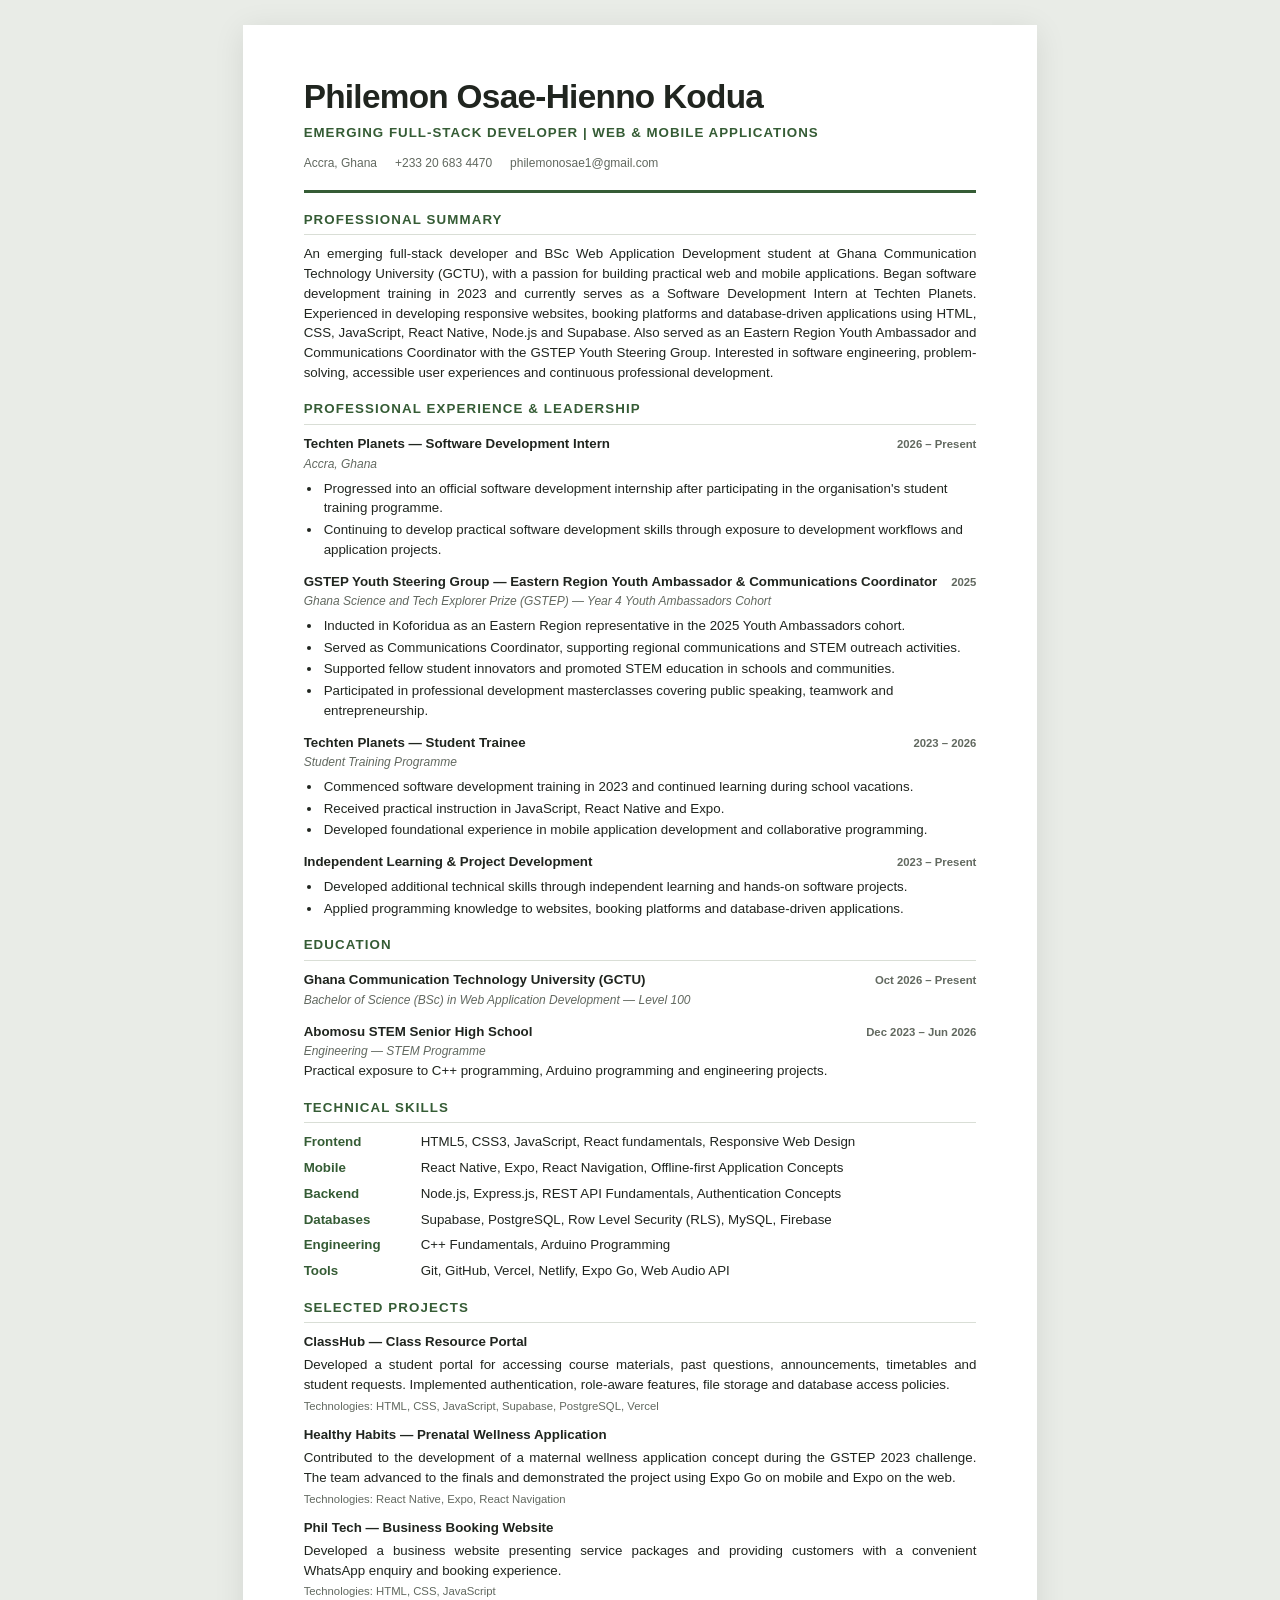
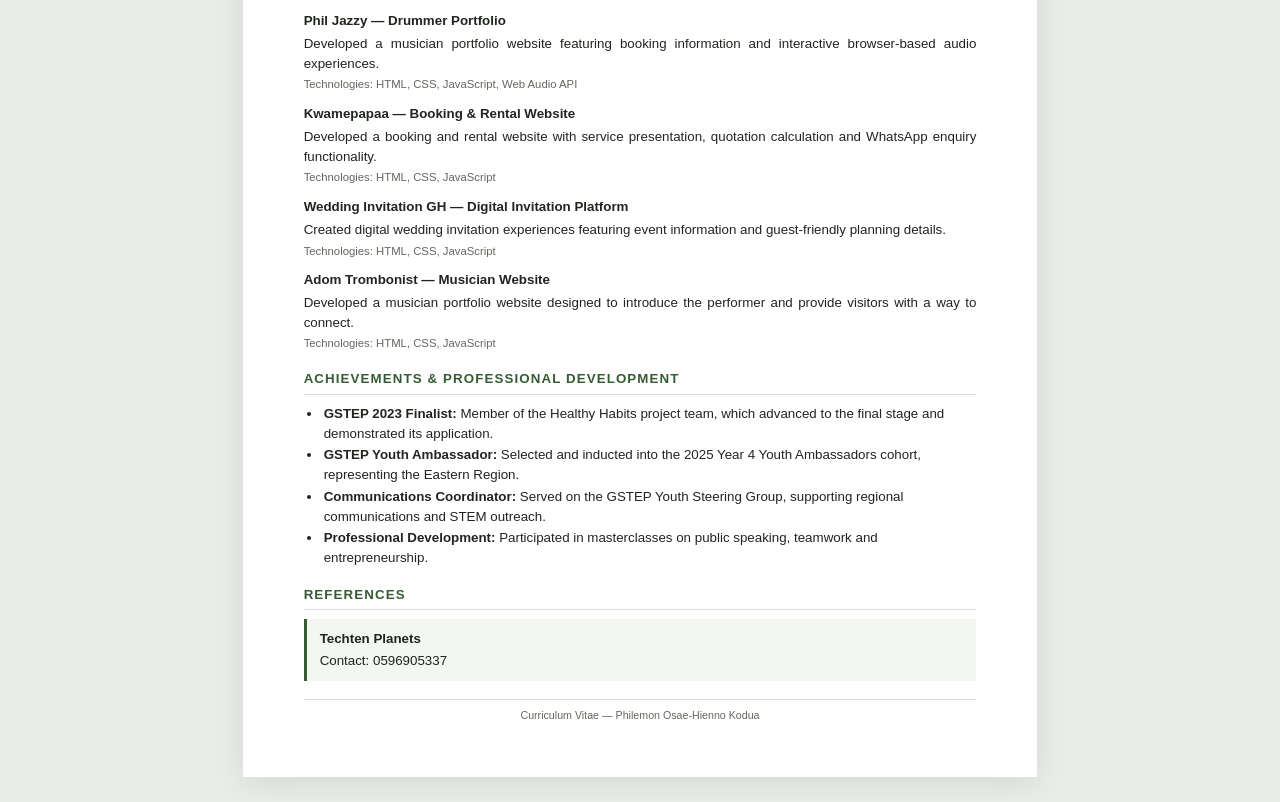
<file: cv.html>
<!DOCTYPE html>
<html lang="en">
<head>
<meta charset="UTF-8">
<meta name="viewport" content="width=device-width, initial-scale=1.0">
<meta name="description" content="Professional Curriculum Vitae of Philemon Osae-Hienno Kodua">

<title>Curriculum Vitae | Philemon Osae-Hienno Kodua</title>

<style>
:root {
  --ink: #20251f;
  --muted: #626960;
  --green: #355c35;
  --line: #d9ded6;
  --soft: #f3f6f1;
}

* {
  box-sizing: border-box;
}

@page {
  size: A4;
  margin: 14mm 16mm;
}

body {
  margin: 0;
  background: #e9ece7;
  color: var(--ink);
  font-family: Arial, Helvetica, sans-serif;
  font-size: 10pt;
  line-height: 1.48;
}

.sheet {
  width: 210mm;
  min-height: 297mm;
  margin: 25px auto;
  padding: 14mm 16mm;
  background: white;
  box-shadow: 0 5px 30px rgba(0,0,0,.09);
}

header {
  border-bottom: 3px solid var(--green);
  padding-bottom: 17px;
  margin-bottom: 17px;
}

h1 {
  margin: 0;
  font-size: 25pt;
  line-height: 1.15;
  letter-spacing: -.7px;
  font-weight: 800;
}

.headline {
  margin-top: 7px;
  color: var(--green);
  font-size: 10pt;
  font-weight: bold;
  letter-spacing: 1px;
  text-transform: uppercase;
}

.contact {
  display: flex;
  flex-wrap: wrap;
  gap: 5px 18px;
  margin-top: 12px;
  color: var(--muted);
  font-size: 9pt;
}

section {
  margin-top: 17px;
  break-inside: auto;
}

h2 {
  margin: 0 0 9px;
  padding-bottom: 5px;
  color: var(--green);
  border-bottom: 1px solid var(--line);
  font-size: 10pt;
  font-weight: 800;
  letter-spacing: 1.1px;
  text-transform: uppercase;
}

p {
  margin: 0;
}

.summary {
  text-align: justify;
}

.entry {
  margin-bottom: 12px;
  break-inside: avoid;
}

.entry-header {
  display: flex;
  justify-content: space-between;
  align-items: baseline;
  gap: 12px;
}

h3 {
  margin: 0;
  font-size: 10pt;
  font-weight: 700;
}

.date {
  flex-shrink: 0;
  color: var(--muted);
  font-size: 8.5pt;
  font-weight: 600;
}

.sub {
  margin-top: 2px;
  color: var(--muted);
  font-size: 9pt;
  font-style: italic;
}

ul {
  margin: 5px 0 0;
  padding-left: 18px;
}

li {
  margin: 2px 0;
  padding-left: 2px;
}

.skills {
  display: grid;
  grid-template-columns: 105px 1fr;
  gap: 6px 12px;
}

.skill-label {
  color: var(--green);
  font-weight: bold;
}

.project {
  margin-bottom: 11px;
  break-inside: avoid;
}

.project p {
  margin-top: 3px;
  text-align: justify;
}

.stack {
  margin-top: 3px;
  color: var(--muted);
  font-size: 8.5pt;
}

.reference {
  background: var(--soft);
  padding: 10px 13px;
  border-left: 3px solid var(--green);
}

.reference strong {
  display: block;
  margin-bottom: 2px;
}

footer {
  margin-top: 18px;
  padding-top: 8px;
  border-top: 1px solid var(--line);
  color: var(--muted);
  font-size: 8pt;
  text-align: center;
}

@media screen and (max-width: 760px) {
  body {
    background: white;
  }

  .sheet {
    width: 100%;
    min-height: auto;
    margin: 0;
    padding: 25px 20px;
    box-shadow: none;
  }

  h1 {
    font-size: 22pt;
  }

  .entry-header {
    flex-direction: column;
    gap: 1px;
  }

  .skills {
    grid-template-columns: 1fr;
    gap: 2px;
  }

  .skill-label {
    margin-top: 5px;
  }
}

@media print {
  body {
    background: white;
    font-size: 9pt;
  }

  .sheet {
    width: auto;
    min-height: auto;
    margin: 0;
    padding: 0;
    box-shadow: none;
  }

  header,
  h2 {
    break-after: avoid;
  }

  .entry,
  .project,
  .reference {
    break-inside: avoid;
  }

  section {
    margin-top: 13px;
  }

  footer {
    margin-top: 12px;
  }
}
</style>
</head>

<body>

<main class="sheet">

<header>
  <h1>Philemon Osae-Hienno Kodua</h1>

  <div class="headline">
    Emerging Full-Stack Developer | Web & Mobile Applications
  </div>

  <div class="contact">
    <span>Accra, Ghana</span>
    <span>+233 20 683 4470</span>
    <span>philemonosae1@gmail.com</span>
  </div>
</header>

<section>
  <h2>Professional Summary</h2>

  <p class="summary">
    An emerging full-stack developer and BSc Web Application
    Development student at Ghana Communication Technology University
    (GCTU), with a passion for building practical web and mobile
    applications. Began software development training in 2023 and
    currently serves as a Software Development Intern at Techten
    Planets. Experienced in developing responsive websites, booking
    platforms and database-driven applications using HTML, CSS,
    JavaScript, React Native, Node.js and Supabase. Also served as an
    Eastern Region Youth Ambassador and Communications Coordinator
    with the GSTEP Youth Steering Group. Interested in software
    engineering, problem-solving, accessible user experiences and
    continuous professional development.
  </p>
</section>

<section>
  <h2>Professional Experience & Leadership</h2>

  <div class="entry">
    <div class="entry-header">
      <h3>Techten Planets — Software Development Intern</h3>
      <span class="date">2026 – Present</span>
    </div>
    <div class="sub">Accra, Ghana</div>
    <ul>
      <li>Progressed into an official software development internship after participating in the organisation's student training programme.</li>
      <li>Continuing to develop practical software development skills through exposure to development workflows and application projects.</li>
    </ul>
  </div>

  <div class="entry">
    <div class="entry-header">
      <h3>GSTEP Youth Steering Group — Eastern Region Youth Ambassador & Communications Coordinator</h3>
      <span class="date">2025</span>
    </div>
    <div class="sub">Ghana Science and Tech Explorer Prize (GSTEP) — Year 4 Youth Ambassadors Cohort</div>
    <ul>
      <li>Inducted in Koforidua as an Eastern Region representative in the 2025 Youth Ambassadors cohort.</li>
      <li>Served as Communications Coordinator, supporting regional communications and STEM outreach activities.</li>
      <li>Supported fellow student innovators and promoted STEM education in schools and communities.</li>
      <li>Participated in professional development masterclasses covering public speaking, teamwork and entrepreneurship.</li>
    </ul>
  </div>

  <div class="entry">
    <div class="entry-header">
      <h3>Techten Planets — Student Trainee</h3>
      <span class="date">2023 – 2026</span>
    </div>
    <div class="sub">Student Training Programme</div>
    <ul>
      <li>Commenced software development training in 2023 and continued learning during school vacations.</li>
      <li>Received practical instruction in JavaScript, React Native and Expo.</li>
      <li>Developed foundational experience in mobile application development and collaborative programming.</li>
    </ul>
  </div>

  <div class="entry">
    <div class="entry-header">
      <h3>Independent Learning & Project Development</h3>
      <span class="date">2023 – Present</span>
    </div>
    <ul>
      <li>Developed additional technical skills through independent learning and hands-on software projects.</li>
      <li>Applied programming knowledge to websites, booking platforms and database-driven applications.</li>
    </ul>
  </div>
</section>

<section>
  <h2>Education</h2>

  <div class="entry">
    <div class="entry-header">
      <h3>Ghana Communication Technology University (GCTU)</h3>
      <span class="date">Oct 2026 – Present</span>
    </div>
    <div class="sub">Bachelor of Science (BSc) in Web Application Development — Level 100</div>
  </div>

  <div class="entry">
    <div class="entry-header">
      <h3>Abomosu STEM Senior High School</h3>
      <span class="date">Dec 2023 – Jun 2026</span>
    </div>
    <div class="sub">Engineering — STEM Programme</div>
    <p>Practical exposure to C++ programming, Arduino programming and engineering projects.</p>
  </div>
</section>

<section>
  <h2>Technical Skills</h2>

  <div class="skills">
    <div class="skill-label">Frontend</div>
    <div>HTML5, CSS3, JavaScript, React fundamentals, Responsive Web Design</div>

    <div class="skill-label">Mobile</div>
    <div>React Native, Expo, React Navigation, Offline-first Application Concepts</div>

    <div class="skill-label">Backend</div>
    <div>Node.js, Express.js, REST API Fundamentals, Authentication Concepts</div>

    <div class="skill-label">Databases</div>
    <div>Supabase, PostgreSQL, Row Level Security (RLS), MySQL, Firebase</div>

    <div class="skill-label">Engineering</div>
    <div>C++ Fundamentals, Arduino Programming</div>

    <div class="skill-label">Tools</div>
    <div>Git, GitHub, Vercel, Netlify, Expo Go, Web Audio API</div>
  </div>
</section>

<section>
  <h2>Selected Projects</h2>

  <div class="project">
    <h3>ClassHub — Class Resource Portal</h3>
    <p>
      Developed a student portal for accessing course materials,
      past questions, announcements, timetables and student requests.
      Implemented authentication, role-aware features, file storage
      and database access policies.
    </p>
    <div class="stack">
      Technologies: HTML, CSS, JavaScript, Supabase, PostgreSQL, Vercel
    </div>
  </div>

  <div class="project">
    <h3>Healthy Habits — Prenatal Wellness Application</h3>
    <p>
      Contributed to the development of a maternal wellness
      application concept during the GSTEP 2023 challenge.
      The team advanced to the finals and demonstrated the project
      using Expo Go on mobile and Expo on the web.
    </p>
    <div class="stack">
      Technologies: React Native, Expo, React Navigation
    </div>
  </div>

  <div class="project">
    <h3>Phil Tech — Business Booking Website</h3>
    <p>
      Developed a business website presenting service packages
      and providing customers with a convenient WhatsApp enquiry
      and booking experience.
    </p>
    <div class="stack">
      Technologies: HTML, CSS, JavaScript
    </div>
  </div>

  <div class="project">
    <h3>Phil Jazzy — Drummer Portfolio</h3>
    <p>
      Developed a musician portfolio website featuring booking
      information and interactive browser-based audio experiences.
    </p>
    <div class="stack">
      Technologies: HTML, CSS, JavaScript, Web Audio API
    </div>
  </div>

  <div class="project">
    <h3>Kwamepapaa — Booking & Rental Website</h3>
    <p>
      Developed a booking and rental website with service
      presentation, quotation calculation and WhatsApp enquiry
      functionality.
    </p>
    <div class="stack">
      Technologies: HTML, CSS, JavaScript
    </div>
  </div>

  <div class="project">
    <h3>Wedding Invitation GH — Digital Invitation Platform</h3>
    <p>
      Created digital wedding invitation experiences featuring
      event information and guest-friendly planning details.
    </p>
    <div class="stack">
      Technologies: HTML, CSS, JavaScript
    </div>
  </div>

  <div class="project">
    <h3>Adom Trombonist — Musician Website</h3>
    <p>
      Developed a musician portfolio website designed to introduce
      the performer and provide visitors with a way to connect.
    </p>
    <div class="stack">
      Technologies: HTML, CSS, JavaScript
    </div>
  </div>
</section>

<section>
  <h2>Achievements & Professional Development</h2>

  <ul>
    <li><strong>GSTEP 2023 Finalist:</strong> Member of the Healthy Habits project team, which advanced to the final stage and demonstrated its application.</li>
    <li><strong>GSTEP Youth Ambassador:</strong> Selected and inducted into the 2025 Year 4 Youth Ambassadors cohort, representing the Eastern Region.</li>
    <li><strong>Communications Coordinator:</strong> Served on the GSTEP Youth Steering Group, supporting regional communications and STEM outreach.</li>
    <li><strong>Professional Development:</strong> Participated in masterclasses on public speaking, teamwork and entrepreneurship.</li>
  </ul>
</section>

<section>
  <h2>References</h2>

  <div class="reference">
    <strong>Techten Planets</strong>
    <span>Contact: 0596905337</span>
  </div>
</section>

<footer>
  Curriculum Vitae — Philemon Osae-Hienno Kodua
</footer>

</main>

</body>
</html>
</file>
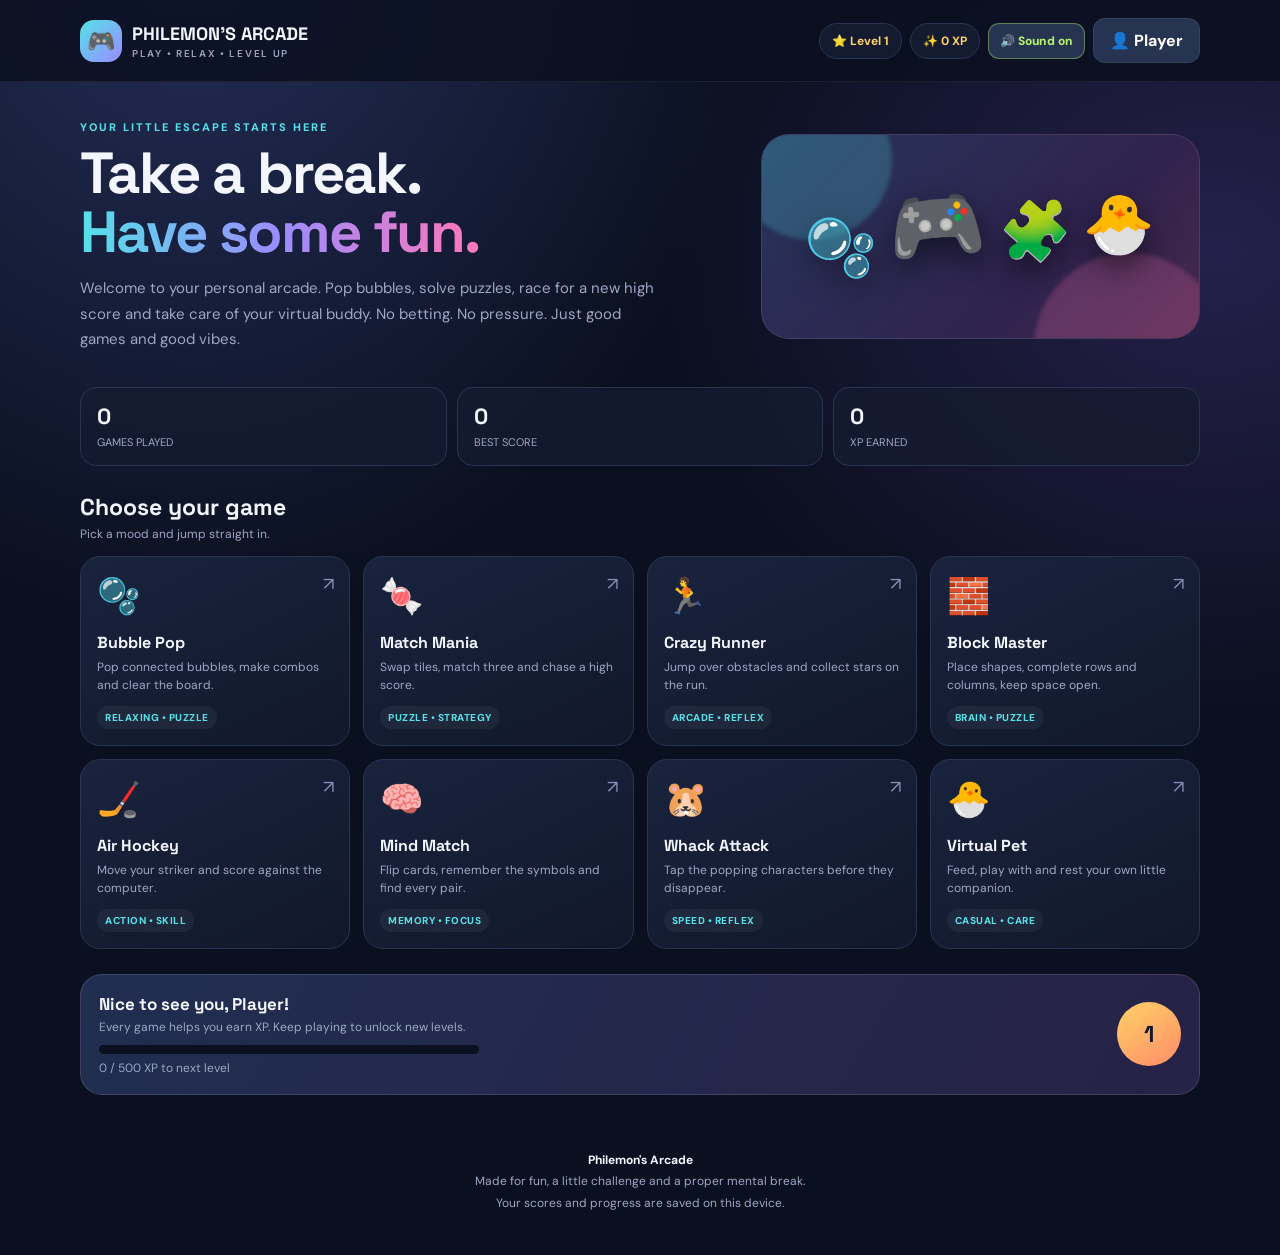
<file: games.html>
<!DOCTYPE html>
<html lang="en">
<head>
<meta charset="UTF-8">
<meta name="viewport" content="width=device-width, initial-scale=1, viewport-fit=cover">
<meta name="theme-color" content="#101322">
<title>Philemon's Game Arcade — Play, Relax, Level Up</title>
<link rel="preconnect" href="https://fonts.googleapis.com">
<link href="https://fonts.googleapis.com/css2?family=DM+Sans:wght@400;500;600;700;800&family=Space+Grotesk:wght@500;600;700&display=swap" rel="stylesheet">
<style>
:root{--bg:#0b1020;--panel:#141b30;--panel2:#1b2540;--line:#293451;--text:#f4f6ff;--muted:#9ba8c4;--cyan:#54e1e8;--violet:#9b8cff;--pink:#ff77b7;--lime:#b6f36b;--gold:#ffd166;--radius:20px}
*{box-sizing:border-box;margin:0;padding:0}
body{font-family:'DM Sans',sans-serif;background:radial-gradient(ellipse at 15% -10%,#26315d 0,transparent 38%),radial-gradient(ellipse at 95% 20%,#25204b 0,transparent 32%),var(--bg);color:var(--text);min-height:100vh}
button{font:inherit;cursor:pointer;border:0}
button:focus-visible{outline:3px solid var(--cyan);outline-offset:3px}
.wrap{width:min(1120px,calc(100% - 28px));margin:auto}
header{padding:18px 0;border-bottom:1px solid #ffffff12;background:#0b1020d9;position:sticky;top:0;z-index:10;backdrop-filter:blur(16px)}
.nav{display:flex;align-items:center;justify-content:space-between;gap:12px}
.brand{display:flex;align-items:center;gap:10px;font:700 18px 'Space Grotesk'}
.brandIcon{width:42px;height:42px;display:grid;place-items:center;border-radius:14px;background:linear-gradient(135deg,var(--cyan),var(--violet));color:#101322;font-size:23px}
.brand small{display:block;font:600 10px 'DM Sans';color:var(--muted);letter-spacing:1.7px;text-transform:uppercase;margin-top:2px}
.profile{display:flex;align-items:center;gap:8px}
.pill{background:var(--panel);border:1px solid var(--line);padding:9px 12px;border-radius:99px;font-size:12px;font-weight:800}
.pill strong{color:var(--gold)}
.hero{padding:38px 0 22px;display:grid;grid-template-columns:1.2fr .8fr;gap:22px;align-items:center}
.eyebrow{color:var(--cyan);font-weight:800;font-size:11px;letter-spacing:2px;text-transform:uppercase}
h1{font:700 clamp(34px,6vw,58px)/1.02 'Space Grotesk';letter-spacing:-2px;margin:10px 0 14px}
h1 span{background:linear-gradient(90deg,var(--cyan),var(--violet),var(--pink));background-clip:text;color:transparent}
.hero p{max-width:590px;color:var(--muted);font-size:15px;line-height:1.7}
.heroArt{min-height:205px;border:1px solid #ffffff18;border-radius:28px;background:linear-gradient(135deg,#26345a,#30234f 65%,#47284b);display:grid;place-items:center;position:relative;overflow:hidden}
.heroArt:before,.heroArt:after{content:"";position:absolute;border-radius:50%;filter:blur(2px);opacity:.65}
.heroArt:before{width:160px;height:160px;background:#54e1e855;top:-55px;left:-30px}
.heroArt:after{width:190px;height:190px;background:#ff77b755;bottom:-105px;right:-25px}
.arcadeEmojis{font-size:clamp(35px,6vw,58px);z-index:1;display:flex;gap:12px;align-items:center;transform:rotate(-5deg);text-shadow:0 12px 30px #0008}
.arcadeEmojis span:nth-child(2){font-size:1.35em;transform:translateY(-14px)}
.stats{display:grid;grid-template-columns:repeat(3,1fr);gap:10px;margin:12px 0 26px}
.stat{padding:14px 16px;background:#141b30cc;border:1px solid var(--line);border-radius:16px}
.stat b{font:700 22px 'Space Grotesk';display:block}.stat span{color:var(--muted);font-size:11px}
.sectionHead{display:flex;align-items:end;justify-content:space-between;gap:12px;margin:26px 0 14px}
.sectionHead h2{font:700 23px 'Space Grotesk'}
.sectionHead p{color:var(--muted);font-size:12px;margin-top:4px}
.gameGrid{display:grid;grid-template-columns:repeat(4,1fr);gap:13px}
.gameCard{border:1px solid var(--line);border-radius:20px;background:linear-gradient(155deg,#19233d,#11182b);padding:16px;text-align:left;color:var(--text);min-height:190px;transition:.2s;position:relative;overflow:hidden}
.gameCard:hover{transform:translateY(-4px);border-color:#6c83bd;box-shadow:0 16px 32px #0003}.gameCard:active{transform:scale(.98)}
@keyframes floaty{0%,100%{transform:translateY(0) rotate(-5deg)}50%{transform:translateY(-9px) rotate(-2deg)}}
@keyframes popIn{0%{transform:scale(.7);opacity:.3}100%{transform:scale(1);opacity:1}}
@keyframes glowPulse{0%,100%{box-shadow:0 0 0 #54e1e800}50%{box-shadow:0 0 25px #54e1e833}}
.arcadeEmojis{animation:floaty 4s ease-in-out infinite}.gameCard{animation:glowPulse 5s ease-in-out infinite}.bubble,.tile,.memoryTile,.hole{animation:popIn .18s ease-out}
.soundBtn{background:#263451;color:white;padding:9px 11px;border-radius:11px;border:1px solid #ffffff18;font-size:12px;font-weight:800}.soundBtn[aria-pressed="true"]{color:var(--lime);border-color:#b6f36b66}
@media(prefers-reduced-motion:reduce){*,*::before,*::after{animation-duration:.01ms!important;animation-iteration-count:1!important;scroll-behavior:auto!important;transition-duration:.01ms!important}}
.gameCard .emoji{font-size:35px;display:block;margin-bottom:13px}
.gameCard h3{font:700 16px 'Space Grotesk';margin-bottom:5px}
.gameCard p{color:var(--muted);font-size:12px;line-height:1.5;min-height:36px}
.tag{display:inline-block;margin-top:12px;padding:5px 8px;border-radius:99px;background:#ffffff0c;color:var(--cyan);font-size:10px;font-weight:800;letter-spacing:.5px}
.gameCard:after{content:"↗";position:absolute;right:15px;top:15px;color:#8291b3;font-size:18px}
.progressPanel{margin:25px 0;background:linear-gradient(120deg,#202e50,#272247);border:1px solid #ffffff20;border-radius:22px;padding:18px;display:flex;align-items:center;justify-content:space-between;gap:16px}
.progressPanel h3{font:700 17px 'Space Grotesk';margin-bottom:4px}.progressPanel p{font-size:12px;color:var(--muted)}
.xpTrack{height:9px;background:#0b1020;border-radius:99px;overflow:hidden;margin-top:10px;width:min(380px,55vw)}
.xpTrack i{display:block;height:100%;background:linear-gradient(90deg,var(--cyan),var(--violet));width:0%;border-radius:99px;transition:.3s}
.levelOrb{width:64px;height:64px;border-radius:50%;display:grid;place-items:center;background:linear-gradient(145deg,var(--gold),#ff8c69);color:#15182a;font:800 23px 'Space Grotesk';flex-shrink:0}
footer{padding:30px 0 40px;text-align:center;color:var(--muted);font-size:12px;line-height:1.8}
footer strong{color:var(--text)}
.overlay{position:fixed;inset:0;z-index:30;background:#070b16ee;backdrop-filter:blur(12px);display:none;overflow:auto;padding:18px}
.overlay.show{display:block}
.gameShell{width:min(850px,100%);margin:20px auto;background:var(--panel);border:1px solid var(--line);border-radius:24px;overflow:hidden;box-shadow:0 30px 100px #0009}
.gameTop{display:flex;align-items:center;justify-content:space-between;padding:16px 18px;border-bottom:1px solid var(--line);gap:10px}
.gameTop h2{font:700 19px 'Space Grotesk'}
.close{background:#ffffff12;color:white;border:1px solid #ffffff20;border-radius:11px;padding:9px 12px;font-weight:700}
.gameBody{padding:20px}
.gameIntro{color:var(--muted);font-size:13px;line-height:1.6;margin-bottom:16px}
.gameStats{display:flex;justify-content:center;gap:9px;flex-wrap:wrap;margin:12px 0 18px}
.gameStats span{background:#0c1325;border:1px solid var(--line);padding:8px 12px;border-radius:99px;font-size:12px;color:var(--muted)}
.gameStats b{color:var(--text)}
.action{background:linear-gradient(100deg,var(--cyan),#83d6ff);color:#0b1424;padding:11px 16px;border-radius:12px;font-weight:800}
.secondary{background:#263451;color:white;padding:11px 16px;border-radius:12px;font-weight:700;border:1px solid #ffffff12}
.actionRow{display:flex;justify-content:center;gap:9px;flex-wrap:wrap;margin-top:15px}
.feedback{text-align:center;color:var(--gold);font-weight:800;min-height:24px;margin:12px 0;font-size:14px}
.grid6{display:grid;grid-template-columns:repeat(7,minmax(0,1fr));gap:5px;max-width:510px;margin:0 auto}
.bubble{aspect-ratio:1;border-radius:50%;font-size:clamp(16px,4vw,27px);box-shadow:inset -5px -7px 10px #0003,inset 4px 4px 8px #fff5;transition:transform .12s}
.bubble:active{transform:scale(.88)}
.matchGrid{display:grid;grid-template-columns:repeat(6,minmax(0,1fr));gap:5px;max-width:430px;margin:auto}
.tile{aspect-ratio:1;border-radius:11px;background:#253451;border:1px solid #ffffff18;font-size:clamp(18px,4vw,27px);display:grid;place-items:center}
.tile.selected{outline:3px solid var(--gold);background:#39496e}
canvas{display:block;max-width:100%;margin:auto;background:linear-gradient(#182849,#111a30);border:1px solid #435275;border-radius:16px;touch-action:none}
.memoryGrid{display:grid;grid-template-columns:repeat(4,1fr);gap:9px;max-width:420px;margin:auto}
.memoryTile{aspect-ratio:1;border-radius:13px;background:linear-gradient(140deg,#34486e,#202b47);border:1px solid #65799f;color:white;font-size:clamp(22px,5vw,34px);font-weight:800}
.memoryTile.open{background:#eef4ff;color:#1b2540}.memoryTile.matched{background:#b6f36b;color:#16211a}
.whackGrid{display:grid;grid-template-columns:repeat(3,1fr);gap:10px;max-width:420px;margin:auto}
.hole{aspect-ratio:1;border-radius:50%;background:#0b1325;border:5px solid #34415e;display:grid;place-items:center;font-size:clamp(27px,7vw,46px)}
.hole.active{background:#34415e;border-color:var(--lime)}
.petCard{max-width:460px;margin:auto;background:linear-gradient(150deg,#293a60,#29244a);border:1px solid #ffffff20;border-radius:22px;padding:22px;text-align:center}
.petFace{font-size:92px;line-height:1.3;filter:drop-shadow(0 12px 12px #0005)}
.meter{display:grid;grid-template-columns:70px 1fr 35px;align-items:center;gap:8px;margin:12px 0;text-align:left;font-size:12px}
.meterTrack{height:9px;background:#10172a;border-radius:99px;overflow:hidden}.meterTrack i{display:block;height:100%;background:linear-gradient(90deg,var(--pink),var(--gold));border-radius:99px}
#toast{position:fixed;bottom:20px;left:50%;transform:translate(-50%,20px);opacity:0;pointer-events:none;background:#f4f6ff;color:#101629;padding:12px 17px;border-radius:12px;font-weight:800;z-index:60;transition:.2s;max-width:90vw;text-align:center}
#toast.show{opacity:1;transform:translate(-50%,0)}
@media(max-width:850px){.gameGrid{grid-template-columns:repeat(2,1fr)}.hero{grid-template-columns:1fr}.heroArt{min-height:150px}.gameCard{min-height:175px}}
@media(max-width:460px){.wrap{width:calc(100% - 22px)}.brand{font-size:15px}.brandIcon{width:37px;height:37px}.profile .pill:first-child{display:none}.stats{gap:7px}.stat{padding:11px}.stat b{font-size:18px}.gameGrid{gap:9px}.gameCard{padding:13px;min-height:168px}.gameCard .emoji{font-size:30px}.gameBody{padding:14px}.overlay{padding:8px}.gameShell{margin:8px auto}.gameTop{padding:13px}.progressPanel{padding:14px}.levelOrb{width:54px;height:54px}}
</style>
</head>
<body>
<header><div class="wrap nav">
  <div class="brand"><div class="brandIcon">🎮</div><div>PHILEMON'S ARCADE<small>Play • Relax • Level Up</small></div></div>
  <div class="profile"><span class="pill">⭐ <strong id="levelTop">Level 1</strong></span><span class="pill">✨ <strong id="xpTop">0 XP</strong></span><button class="soundBtn" id="soundToggle" onclick="toggleSound()" aria-pressed="true">🔊 Sound on</button><button class="secondary" onclick="changeName()">👤 <span id="nameTop">Player</span></button></div>
</div></header>
<main class="wrap">
  <section class="hero">
    <div><div class="eyebrow">Your little escape starts here</div><h1>Take a break.<br><span>Have some fun.</span></h1><p>Welcome to your personal arcade. Pop bubbles, solve puzzles, race for a new high score and take care of your virtual buddy. No betting. No pressure. Just good games and good vibes.</p></div>
    <div class="heroArt"><div class="arcadeEmojis"><span>🫧</span><span>🎮</span><span>🧩</span><span>🐣</span></div></div>
  </section>
  <section class="stats">
    <div class="stat"><b id="gamesPlayed">0</b><span>GAMES PLAYED</span></div>
    <div class="stat"><b id="bestScore">0</b><span>BEST SCORE</span></div>
    <div class="stat"><b id="totalXP">0</b><span>XP EARNED</span></div>
  </section>
  <div class="sectionHead"><div><h2>Choose your game</h2><p>Pick a mood and jump straight in.</p></div></div>
  <section class="gameGrid">
    <button class="gameCard" onclick="openGame('bubble')"><span class="emoji">🫧</span><h3>Bubble Pop</h3><p>Pop connected bubbles, make combos and clear the board.</p><span class="tag">RELAXING • PUZZLE</span></button>
    <button class="gameCard" onclick="openGame('match')"><span class="emoji">🍬</span><h3>Match Mania</h3><p>Swap tiles, match three and chase a high score.</p><span class="tag">PUZZLE • STRATEGY</span></button>
    <button class="gameCard" onclick="openGame('runner')"><span class="emoji">🏃</span><h3>Crazy Runner</h3><p>Jump over obstacles and collect stars on the run.</p><span class="tag">ARCADE • REFLEX</span></button>
    <button class="gameCard" onclick="openGame('blocks')"><span class="emoji">🧱</span><h3>Block Master</h3><p>Place shapes, complete rows and columns, keep space open.</p><span class="tag">BRAIN • PUZZLE</span></button>
    <button class="gameCard" onclick="openGame('hockey')"><span class="emoji">🏒</span><h3>Air Hockey</h3><p>Move your striker and score against the computer.</p><span class="tag">ACTION • SKILL</span></button>
    <button class="gameCard" onclick="openGame('memory')"><span class="emoji">🧠</span><h3>Mind Match</h3><p>Flip cards, remember the symbols and find every pair.</p><span class="tag">MEMORY • FOCUS</span></button>
    <button class="gameCard" onclick="openGame('whack')"><span class="emoji">🐹</span><h3>Whack Attack</h3><p>Tap the popping characters before they disappear.</p><span class="tag">SPEED • REFLEX</span></button>
    <button class="gameCard" onclick="openGame('pet')"><span class="emoji">🐣</span><h3>Virtual Pet</h3><p>Feed, play with and rest your own little companion.</p><span class="tag">CASUAL • CARE</span></button>
  </section>
  <section class="progressPanel"><div><h3 id="welcomeLine">Nice to see you, Player!</h3><p>Every game helps you earn XP. Keep playing to unlock new levels.</p><div class="xpTrack"><i id="xpBar"></i></div><p id="xpProgress" style="margin-top:6px">0 / 500 XP to next level</p></div><div class="levelOrb" id="levelOrb">1</div></section>
</main>
<footer class="wrap"><strong>Philemon's Arcade</strong><br>Made for fun, a little challenge and a proper mental break.<br>Your scores and progress are saved on this device.</footer>

<div class="overlay" id="overlay" aria-modal="true" role="dialog">
 <div class="gameShell"><div class="gameTop"><h2 id="gameTitle">Game</h2><button class="close" onclick="closeGame()">✕ Close</button></div><div class="gameBody" id="gameBody"></div></div>
</div>
<div id="toast"></div>
<script>
const $=id=>document.getElementById(id);
let soundEnabled=true,audioContext=null;
function playTone(kind='tap'){if(!soundEnabled)return;try{const AudioCtx=window.AudioContext||window.webkitAudioContext;if(!AudioCtx)return;audioContext=audioContext||new AudioCtx();if(audioContext.state==='suspended')audioContext.resume();const now=audioContext.currentTime;const notes={tap:[520,.055,'sine'],pop:[760,.09,'sine'],match:[660,.12,'triangle'],win:[880,.2,'triangle'],miss:[180,.12,'sawtooth']};const [freq,duration,type]=notes[kind]||notes.tap;const osc=audioContext.createOscillator(),gain=audioContext.createGain();osc.type=type;osc.frequency.setValueAtTime(freq,now);if(kind==='win')osc.frequency.exponentialRampToValueAtTime(1320,now+duration);gain.gain.setValueAtTime(.0001,now);gain.gain.exponentialRampToValueAtTime(.11,now+.012);gain.gain.exponentialRampToValueAtTime(.0001,now+duration);osc.connect(gain);gain.connect(audioContext.destination);osc.start(now);osc.stop(now+duration+.02)}catch(error){console.debug('Audio unavailable',error)}}
function toggleSound(){soundEnabled=!soundEnabled;const b=$('soundToggle');b.textContent=soundEnabled?'🔊 Sound on':'🔇 Sound off';b.setAttribute('aria-pressed',String(soundEnabled));if(soundEnabled)playTone('tap')}
const defaults={name:'Player',xp:0,games:0,best:0,pet:{hunger:75,joy:75,energy:80}};
let storedProfile={};try{storedProfile=JSON.parse(localStorage.getItem('philemon_arcade_v1')||'{}')||{}}catch(error){console.warn('Saved arcade data could not be read; starting fresh.')}
let profile={...defaults,...storedProfile};
profile.pet={...defaults.pet,...(profile.pet||{})};for(const key of ['hunger','joy','energy']){const n=Number(profile.pet[key]);profile.pet[key]=Number.isFinite(n)?Math.max(0,Math.min(100,n)):defaults.pet[key]}
let currentGame=null, gameTimer=null, animationId=null;
function save(){localStorage.setItem('philemon_arcade_v1',JSON.stringify(profile));renderProfile()}
function level(){return Math.floor(profile.xp/500)+1}
function award(points,score=0,countGame=true){profile.xp+=points;if(countGame)profile.games++;profile.best=Math.max(profile.best,score);save();playTone('win');toast(`+${points} XP — nice one!`)}
function renderProfile(){
 $('levelTop').textContent='Level '+level();$('xpTop').textContent=profile.xp+' XP';$('nameTop').textContent=profile.name;
 $('gamesPlayed').textContent=profile.games;$('bestScore').textContent=profile.best;$('totalXP').textContent=profile.xp;
 $('welcomeLine').textContent=`Nice to see you, ${profile.name}!`;
 const into=profile.xp%500;$('xpBar').style.width=(into/5)+'%';$('xpProgress').textContent=`${into} / 500 XP to next level`;$('levelOrb').textContent=level();
}
function toast(msg){const t=$('toast');t.textContent=msg;t.classList.add('show');clearTimeout(window.toastTimer);window.toastTimer=setTimeout(()=>t.classList.remove('show'),2100)}
function changeName(){const n=prompt('What should we call you?',profile.name);if(n&&n.trim()){profile.name=n.trim().slice(0,20);save();toast('Name updated!')}}
function stopGame(){if(gameTimer){clearInterval(gameTimer);clearTimeout(gameTimer);gameTimer=null}if(animationId){cancelAnimationFrame(animationId);animationId=null}}
function openGame(name){stopGame();currentGame=name;$('overlay').classList.add('show');document.body.style.overflow='hidden';const setup=games[name];$('gameTitle').textContent=setup.title;$('gameBody').innerHTML=setup.html;setup.start()}
function closeGame(){stopGame();$('overlay').classList.remove('show');document.body.style.overflow='';currentGame=null}
$('overlay').addEventListener('click',e=>{if(e.target===$('overlay'))closeGame()});
document.addEventListener('keydown',e=>{if(e.key==='Escape'&&currentGame)closeGame();if((e.code==='Space'||e.key==='ArrowUp')&&currentGame==='runner'&&!['BUTTON','INPUT','TEXTAREA'].includes(document.activeElement.tagName)){e.preventDefault();jumpRunner()}});
const games={};

// BUBBLE POP
games.bubble={title:'🫧 Bubble Pop',html:`<p class="gameIntro">Tap a group of two or more matching bubbles to pop them. Bigger groups earn more points. Clear the board or chase your best score.</p><div class="gameStats"><span>Score: <b id="bScore">0</b></span><span>Moves: <b id="bMoves">25</b></span></div><div class="grid6" id="bubbleGrid"></div><p class="feedback" id="bMsg">Find a matching group to pop!</p><div class="actionRow"><button class="secondary" onclick="startBubble()">↻ New board</button></div>`,
start(){startBubble()}};
const bubbleColors=['#ff718d','#63d7e7','#a88cff','#ffcf69','#a9e66f'];
let bBoard=[],bScore=0,bMoves=25;
function startBubble(){bBoard=Array.from({length:7},()=>Array.from({length:7},()=>Math.floor(Math.random()*5)));bScore=0;bMoves=25;renderBubble();$('bMsg').textContent='Tap a group of at least 2 matching bubbles.'}
function renderBubble(){const g=$('bubbleGrid');if(!g)return;g.innerHTML='';bBoard.forEach((row,r)=>row.forEach((v,c)=>{const b=document.createElement('button');b.className='bubble';b.style.background=bubbleColors[v];b.textContent=['●','●','●','●','●'][v];b.setAttribute('aria-label','Bubble');b.onclick=()=>{playTone('tap');popBubble(r,c)};g.appendChild(b)}));$('bScore').textContent=bScore;$('bMoves').textContent=bMoves}
function popBubble(r,c){if(bMoves<=0||bBoard[r][c]===null)return;const color=bBoard[r][c],stack=[[r,c]],seen=new Set([r+','+c]),group=[];while(stack.length){const [y,x]=stack.pop();group.push([y,x]);[[1,0],[-1,0],[0,1],[0,-1]].forEach(([dy,dx])=>{const ny=y+dy,nx=x+dx,k=ny+','+nx;if(ny>=0&&ny<7&&nx>=0&&nx<7&&!seen.has(k)&&bBoard[ny][nx]===color){seen.add(k);stack.push([ny,nx])}})}if(group.length<2){$('bMsg').textContent='That bubble needs a friend!';return}group.forEach(([y,x])=>bBoard[y][x]=null);bScore+=group.length*group.length*10;bMoves--;for(let x=0;x<7;x++){let vals=bBoard.map(row=>row[x]).filter(v=>v!==null);while(vals.length<7)vals.unshift(Math.floor(Math.random()*5));for(let y=0;y<7;y++)bBoard[y][x]=vals[y]}playTone('pop');$('bMsg').textContent=`Pop! ${group.length} bubbles — +${group.length*group.length*10} points.`;renderBubble();if(bMoves===0){award(35,bScore);$('bMsg').textContent=`Board complete! Final score: ${bScore}. +35 XP`;}}

// MATCH MANIA
games.match={title:'🍬 Match Mania',html:`<p class="gameIntro">Select a tile, then select a neighbouring tile to swap. Match three or more identical symbols in a row or column. You have 30 moves.</p><div class="gameStats"><span>Score: <b id="mScore">0</b></span><span>Moves: <b id="mMoves">30</b></span></div><div class="matchGrid" id="matchGrid"></div><p class="feedback" id="mMsg">Swap two neighbouring tiles.</p><div class="actionRow"><button class="secondary" onclick="startMatch()">↻ Restart</button></div>`,start(){startMatch()}};
const matchSymbols=['🍓','🍋','🍇','🍊','🍬','🫐'];let mBoard=[],mSelected=null,mScore=0,mMoves=30,mBusy=false;
function startMatch(){mBoard=Array.from({length:6},()=>Array.from({length:6},()=>Math.floor(Math.random()*6)));mSelected=null;mScore=0;mMoves=30;mBusy=false;renderMatch();$('mMsg').textContent='Choose two neighbouring tiles.'}
function renderMatch(){const g=$('matchGrid');if(!g)return;g.innerHTML='';mBoard.forEach((row,r)=>row.forEach((v,c)=>{const b=document.createElement('button');b.className='tile'+(mSelected&&mSelected[0]===r&&mSelected[1]===c?' selected':'');b.textContent=matchSymbols[v];b.onclick=()=>{playTone('tap');selectMatch(r,c)};g.appendChild(b)}));$('mScore').textContent=mScore;$('mMoves').textContent=mMoves}
function findMatches(){const set=new Set();for(let r=0;r<6;r++)for(let c=0;c<6;c++){const v=mBoard[r][c];if(c<4&&mBoard[r][c+1]===v&&mBoard[r][c+2]===v){let k=c;while(k<6&&mBoard[r][k]===v)set.add(r+','+k),k++}if(r<4&&mBoard[r+1][c]===v&&mBoard[r+2][c]===v){let k=r;while(k<6&&mBoard[k][c]===v)set.add(k+','+c),k++}}return [...set].map(k=>k.split(',').map(Number))}
function resolveMatches(){let matches=findMatches();if(!matches.length)return false;matches.forEach(([r,c])=>mBoard[r][c]=null);mScore+=matches.length*10;playTone('match');for(let c=0;c<6;c++){let vals=mBoard.map(row=>row[c]).filter(v=>v!==null);while(vals.length<6)vals.unshift(Math.floor(Math.random()*6));for(let r=0;r<6;r++)mBoard[r][c]=vals[r]}return true}
function selectMatch(r,c){if(mBusy||mMoves<=0)return;if(!mSelected){mSelected=[r,c];renderMatch();return}const [sr,sc]=mSelected;if(sr===r&&sc===c){mSelected=null;renderMatch();return}if(Math.abs(sr-r)+Math.abs(sc-c)!==1){mSelected=[r,c];renderMatch();return}mBusy=true;[mBoard[sr][sc],mBoard[r][c]]=[mBoard[r][c],mBoard[sr][sc]];mSelected=null;if(!findMatches().length){[mBoard[sr][sc],mBoard[r][c]]=[mBoard[r][c],mBoard[sr][sc]];$('mMsg').textContent='No match there — try another swap.';mBusy=false;renderMatch();return}mMoves--;while(resolveMatches()){}mBusy=false;renderMatch();$('mMsg').textContent='Sweet combo!';if(!mMoves){award(45,mScore);$('mMsg').textContent=`Game over — ${mScore} points. +45 XP`;}}

// CRAZY RUNNER
games.runner={title:'🏃 Crazy Runner',html:`<p class="gameIntro">Tap the screen, press Space or use the Jump button to leap over the hurdles. Collect stars and see how far you can run.</p><div class="gameStats"><span>Distance: <b id="rScore">0</b></span><span>Stars: <b id="rStars">0</b></span></div><canvas id="runnerCanvas" width="700" height="270"></canvas><p class="feedback" id="rMsg">Ready? Start running!</p><div class="actionRow"><button class="action" onclick="startRunner()">▶ Start / Restart</button><button class="secondary" onclick="jumpRunner()">⬆ Jump</button></div>`,start(){drawRunnerIdle();const c=$('runnerCanvas');c.addEventListener('pointerdown',()=>{if(runner)jumpRunner()})}};
let runner=null;
function drawRunnerIdle(){const c=$('runnerCanvas');if(!c)return;const x=c.getContext('2d');x.clearRect(0,0,700,270);x.fillStyle='#1e3154';x.fillRect(0,215,700,55);x.fillStyle='#b6f36b';x.fillRect(0,215,700,5);x.font='54px sans-serif';x.fillText('🏃',80,210);x.font='16px sans-serif';x.fillStyle='#dce7ff';x.fillText('Press Start to run',275,120)}
function startRunner(){stopGame();const c=$('runnerCanvas');if(!c)return;runner={y:174,vy:0,obs:[],stars:[],score:0,collected:0,frame:0,over:false};$('rMsg').textContent='Go! Jump over the blocks.';const ctx=c.getContext('2d');function frame(){if(!runner||runner.over)return;runner.frame++;runner.score++;if(runner.frame%85===0)runner.obs.push({x:710,w:28+Math.random()*15,h:35+Math.random()*28});if(runner.frame%115===0)runner.stars.push({x:710,y:115+Math.random()*45});runner.vy+=.62;runner.y=Math.min(174,runner.y+runner.vy);if(runner.y>=174)runner.vy=0;runner.obs.forEach(o=>o.x-=5.2);runner.stars.forEach(s=>s.x-=5.2);runner.obs=runner.obs.filter(o=>o.x>-50);runner.stars=runner.stars.filter(s=>s.x>-30);const hit=runner.obs.some(o=>o.x<118&&o.x+o.w>78&&runner.y+35>215-o.h);if(hit){runner.over=true;award(25,runner.score+runner.collected*50);$('rMsg').textContent=`You crashed! Distance ${runner.score}, stars ${runner.collected}. +25 XP`;return}runner.stars=runner.stars.filter(s=>{if(s.x<118&&s.x>75&&Math.abs(s.y-(runner.y-10))<40){runner.collected++;return false}return true});ctx.clearRect(0,0,700,270);ctx.fillStyle='#1e3154';ctx.fillRect(0,215,700,55);ctx.fillStyle='#b6f36b';ctx.fillRect(0,215,700,5);ctx.fillStyle='#ffffff18';for(let i=0;i<7;i++)ctx.fillRect((i*120-runner.frame*2)%700,55,45,3);ctx.font='40px sans-serif';ctx.fillText('🏃',75,runner.y+38);ctx.font='30px sans-serif';runner.obs.forEach(o=>{ctx.fillStyle='#ff718d';ctx.fillRect(o.x,215-o.h,o.w,o.h);ctx.fillStyle='#ffd5e0';ctx.fillRect(o.x+5,215-o.h+7,5,5)});ctx.font='25px sans-serif';runner.stars.forEach(s=>ctx.fillText('⭐',s.x,s.y));$('rScore').textContent=runner.score;$('rStars').textContent=runner.collected;animationId=requestAnimationFrame(frame)}frame()}
function jumpRunner(){if(!runner||runner.over)return;if(runner.y>=173){runner.vy=-13;playTone('tap')}}
$('overlay').addEventListener('pointerdown',e=>{if(currentGame==='runner'&&e.target===$('runnerCanvas'))jumpRunner()});
document.addEventListener('keydown',e=>{if(currentGame==='runner'&&e.code==='Space'){e.preventDefault();jumpRunner()}});

// BLOCK MASTER
games.blocks={title:'🧱 Block Master',html:`<p class="gameIntro">Choose a shape, then tap a starting cell to place it. Complete a full row or column to clear it. Keep the board open for as long as possible.</p><div class="gameStats"><span>Score: <b id="blScore">0</b></span><span>Pieces placed: <b id="blPlaced">0</b></span></div><div class="matchGrid" id="blockGrid" style="grid-template-columns:repeat(8,1fr);max-width:430px"></div><div class="actionRow" id="shapeChoices"></div><p class="feedback" id="blMsg">Select a shape and tap the board.</p><div class="actionRow"><button class="secondary" onclick="startBlocks()">↻ New board</button></div>`,start(){startBlocks()}};
let blBoard=[],blScore=0,blPlaced=0,blShape=0;const shapes=[[[0,0]],[[0,0],[0,1]],[[0,0],[1,0],[1,1]],[[0,0],[0,1],[0,2]],[[0,0],[1,0],[2,0]],[[0,0],[0,1],[0,2],[1,1]]];
function startBlocks(){blBoard=Array.from({length:8},()=>Array(8).fill(0));blScore=0;blPlaced=0;blShape=0;renderBlocks()}
function renderBlocks(){const g=$('blockGrid');if(!g)return;g.innerHTML='';blBoard.forEach((row,r)=>row.forEach((v,c)=>{const b=document.createElement('button');b.className='tile';b.style.background=v?'linear-gradient(135deg,#54e1e8,#788bff)':'#202b45';b.textContent=v?'':' ';b.onclick=()=>placeBlock(r,c);g.appendChild(b)}));$('blScore').textContent=blScore;$('blPlaced').textContent=blPlaced;const choices=$('shapeChoices');choices.innerHTML='';shapes.forEach((s,i)=>{const b=document.createElement('button');b.className=i===blShape?'action':'secondary';b.textContent='Shape '+(i+1);b.onclick=()=>{blShape=i;renderBlocks()};choices.appendChild(b)})}
function placeBlock(r,c){const shape=shapes[blShape];if(shape.some(([y,x])=>r+y>=8||c+x>=8||blBoard[r+y][c+x])){$('blMsg').textContent='That shape does not fit there.';return}shape.forEach(([y,x])=>blBoard[r+y][c+x]=1);blScore+=shape.length*5;blPlaced++;let rows=[],cols=[];for(let y=0;y<8;y++)if(blBoard[y].every(Boolean))rows.push(y);for(let x=0;x<8;x++)if(blBoard.every(row=>row[x]))cols.push(x);rows.forEach(y=>blBoard[y].fill(0));cols.forEach(x=>blBoard.forEach(row=>row[x]=0));blScore+=(rows.length+cols.length)*100;renderBlocks();$('blMsg').textContent=rows.length+cols.length?`Great! Cleared ${rows.length+cols.length} line(s).`:'Nice placement. Keep going!';if(blPlaced%10===0)toast('10 pieces placed — great focus!');if(!shapes.some(s=>{for(let y=0;y<8;y++)for(let x=0;x<8;x++)if(s.every(([dy,dx])=>y+dy<8&&x+dx<8&&!blBoard[y+dy][x+dx]))return true;return false})){award(40,blScore);$('blMsg').textContent=`No more moves. Final score ${blScore}. +40 XP`;}}

// AIR HOCKEY
games.hockey={title:'🏒 Air Hockey',html:`<p class="gameIntro">Drag your blue striker around your half of the table. Hit the puck into the computer's goal. First to five goals wins. On desktop use your mouse; on mobile drag your finger.</p><div class="gameStats"><span>You: <b id="hYou">0</b></span><span>Computer: <b id="hAI">0</b></span></div><canvas id="hockeyCanvas" width="620" height="360"></canvas><p class="feedback" id="hMsg">Ready for face-off?</p><div class="actionRow"><button class="action" onclick="startHockey()">▶ Start match</button></div>`,start(){drawHockeyIdle()}};
let hockey=null;
function drawHockeyIdle(){const c=$('hockeyCanvas');if(!c)return;const x=c.getContext('2d');x.clearRect(0,0,620,360);drawHockeyTable(x);x.fillStyle='#54e1e8';x.beginPath();x.arc(310,280,23,0,7);x.fill();x.fillStyle='#ff77b7';x.beginPath();x.arc(310,80,23,0,7);x.fill();x.fillStyle='white';x.font='16px sans-serif';x.fillText('Press Start',270,185)}
function drawHockeyTable(ctx){ctx.fillStyle='#152947';ctx.fillRect(0,0,620,360);ctx.strokeStyle='#dce8ff';ctx.lineWidth=3;ctx.strokeRect(12,12,596,336);ctx.beginPath();ctx.moveTo(12,180);ctx.lineTo(608,180);ctx.stroke();ctx.beginPath();ctx.arc(310,180,55,0,Math.PI*2);ctx.stroke();ctx.strokeRect(235,12,150,38);ctx.strokeRect(235,310,150,38)}
function startHockey(){stopGame();hockey={px:310,py:275,ax:310,ay:75,x:310,y:180,vx:3.2,vy:2.2,you:0,ai:0,run:true};$('hYou').textContent='0';$('hAI').textContent='0';$('hMsg').textContent='Play! Defend your goal.';const c=$('hockeyCanvas'),ctx=c.getContext('2d');function draw(){if(!hockey||!hockey.run)return;hockey.ax+=(hockey.x-hockey.ax)*.035;hockey.ay+=(hockey.y-hockey.ay)*.035;hockey.x+=hockey.vx;hockey.y+=hockey.vy;if(hockey.x<28||hockey.x>592)hockey.vx*=-1;if(hockey.y<12&&hockey.x>235&&hockey.x<385){hockey.you++;resetPuck()}else if(hockey.y>348&&hockey.x>235&&hockey.x<385){hockey.ai++;resetPuck()}else if(hockey.y<35||hockey.y>325)hockey.vy*=-1;let dx=hockey.x-hockey.px,dy=hockey.y-hockey.py,dist=Math.hypot(dx,dy);if(dist<39){hockey.vx=dx/Math.max(1,dist)*5.3;hockey.vy=dy/Math.max(1,dist)*5.3}dx=hockey.x-hockey.ax;dy=hockey.y-hockey.ay;dist=Math.hypot(dx,dy);if(dist<38){hockey.vx=dx/Math.max(1,dist)*4.5;hockey.vy=Math.abs(dy)/Math.max(1,dist)*4.5}drawHockeyTable(ctx);ctx.fillStyle='#54e1e8';ctx.beginPath();ctx.arc(hockey.px,hockey.py,23,0,7);ctx.fill();ctx.fillStyle='#ff77b7';ctx.beginPath();ctx.arc(hockey.ax,hockey.ay,23,0,7);ctx.fill();ctx.fillStyle='#f8fbff';ctx.beginPath();ctx.arc(hockey.x,hockey.y,12,0,7);ctx.fill();$('hYou').textContent=hockey.you;$('hAI').textContent=hockey.ai;if(hockey.you>=5||hockey.ai>=5){hockey.run=false;award(50,hockey.you*100);$('hMsg').textContent=hockey.you>=5?'You win the match! 🏆 +50 XP':'Computer wins. Rematch?';return}animationId=requestAnimationFrame(draw)}function resetPuck(){hockey.x=310;hockey.y=180;hockey.vx=(Math.random()>.5?1:-1)*3.5;hockey.vy=(Math.random()>.5?1:-1)*2.8}draw()}
const hockeyCanvas=$('overlay');hockeyCanvas.addEventListener('pointermove',e=>{if(currentGame!=='hockey'||!hockey?.run)return;const c=$('hockeyCanvas'),r=c.getBoundingClientRect(),x=(e.clientX-r.left)*620/r.width,y=(e.clientY-r.top)*360/r.height;hockey.px=Math.max(35,Math.min(585,x));hockey.py=Math.max(195,Math.min(325,y))});

// MIND MATCH
games.memory={title:'🧠 Mind Match',html:`<p class="gameIntro">Flip two cards at a time and find all eight matching pairs. Try to finish with as few moves as possible.</p><div class="gameStats"><span>Pairs: <b id="mmPairs">0 / 8</b></span><span>Moves: <b id="mmMoves">0</b></span></div><div class="memoryGrid" id="memoryGrid"></div><p class="feedback" id="mmMsg">Find the matching pairs.</p><div class="actionRow"><button class="secondary" onclick="startMemory()">↻ Shuffle cards</button></div>`,start(){startMemory()}};
let mmDeck=[],mmOpen=[],mmMatched=0,mmMoves=0,mmLock=false;
function startMemory(){mmDeck=['🍉','🍉','🐸','🐸','🚀','🚀','🌈','🌈','🎧','🎧','🍕','🍕','🦋','🦋','⚽','⚽'].sort(()=>Math.random()-.5);mmOpen=[];mmMatched=0;mmMoves=0;mmLock=false;renderMemory()}
function renderMemory(){const g=$('memoryGrid');if(!g)return;g.innerHTML='';mmDeck.forEach((v,i)=>{const b=document.createElement('button');b.className='memoryTile'+(mmOpen.includes(i)?' open':'')+(v===null?' matched':'');b.textContent=v===null?'✓':mmOpen.includes(i)?v:'?';b.onclick=()=>{playTone('tap');flipMemory(i)};g.appendChild(b)});$('mmPairs').textContent=mmMatched+' / 8';$('mmMoves').textContent=mmMoves}
function flipMemory(i){if(mmLock||mmOpen.includes(i)||mmDeck[i]===null)return;mmOpen.push(i);renderMemory();if(mmOpen.length===2){mmMoves++;const [a,b]=mmOpen;if(mmDeck[a]===mmDeck[b]){playTone('match');mmDeck[a]=mmDeck[b]=null;mmMatched++;mmOpen=[];renderMemory();if(mmMatched===8){award(45,Math.max(0,1000-mmMoves*10));$('mmMsg').textContent=`All pairs found in ${mmMoves} moves! +45 XP`}}else{playTone('miss');mmLock=true;gameTimer=setTimeout(()=>{mmOpen=[];mmLock=false;renderMemory()},750)}}}

// WHACK ATTACK
games.whack={title:'🐹 Whack Attack',html:`<p class="gameIntro">Tap the little character whenever it pops up. You have 30 seconds. Don't tap empty holes — aim for the speedy ones!</p><div class="gameStats"><span>Score: <b id="wScore">0</b></span><span>Time: <b id="wTime">30</b>s</span></div><div class="whackGrid" id="whackGrid"></div><p class="feedback" id="wMsg">Press Start when you're ready.</p><div class="actionRow"><button class="action" onclick="startWhack()">▶ Start game</button></div>`,start(){buildWhack()}};
let whackActive=-1,wScore=0,wTime=30;
function buildWhack(){const g=$('whackGrid');if(!g)return;g.innerHTML='';for(let i=0;i<9;i++){const b=document.createElement('button');b.className='hole';b.textContent='';b.onclick=()=>hitWhack(i);g.appendChild(b)}}
function showWhack(){const holes=[...$('whackGrid').children];holes.forEach((h,i)=>{h.classList.toggle('active',i===whackActive);h.textContent=i===whackActive?'🐹':''})}
function startWhack(){stopGame();wScore=0;wTime=30;whackActive=Math.floor(Math.random()*9);$('wScore').textContent=0;$('wTime').textContent=30;$('wMsg').textContent='Go go go!';buildWhack();showWhack();function tick(){wTime--;if(wTime>0)whackActive=Math.floor(Math.random()*9);showWhack();$('wTime').textContent=wTime;if(wTime<=0){stopGame();whackActive=-1;showWhack();award(30,wScore);$('wMsg').textContent=`Time! You scored ${wScore}. +30 XP`;}}gameTimer=setInterval(tick,1000)}
function hitWhack(i){if(wTime<=0)return;if(i===whackActive){wScore+=10;playTone('pop');whackActive=-1;$('wScore').textContent=wScore;showWhack();$('wMsg').textContent='Nice hit! +10';}else{$('wMsg').textContent='Miss! Wait for one to pop up.'}}

// VIRTUAL PET
games.pet={title:'🐣 Virtual Pet',html:`<p class="gameIntro">Meet your new little buddy! Keep its hunger, happiness and energy balanced. Come back later to see how your pet is doing.</p><div class="petCard"><div class="petFace" id="petFace">🐣</div><h3 id="petMood" style="font:700 20px 'Space Grotesk'">Your buddy is happy!</h3><div class="meter"><span>🍎 Hunger</span><div class="meterTrack"><i id="petHunger"></i></div><b id="petHungerN">75</b></div><div class="meter"><span>💖 Joy</span><div class="meterTrack"><i id="petJoy"></i></div><b id="petJoyN">75</b></div><div class="meter"><span>⚡ Energy</span><div class="meterTrack"><i id="petEnergy"></i></div><b id="petEnergyN">80</b></div><div class="actionRow"><button class="action" onclick="petAction('feed')">🍎 Feed</button><button class="secondary" onclick="petAction('play')">🧸 Play</button><button class="secondary" onclick="petAction('rest')">💤 Rest</button></div></div><p class="feedback" id="petMsg">Take good care of your buddy!</p>`,start(){renderPet()}};
function renderPet(){const p=profile.pet;$('petHunger').style.width=p.hunger+'%';$('petJoy').style.width=p.joy+'%';$('petEnergy').style.width=p.energy+'%';$('petHungerN').textContent=p.hunger;$('petJoyN').textContent=p.joy;$('petEnergyN').textContent=p.energy;const mood=Math.min(p.hunger,p.joy,p.energy);$('petFace').textContent=mood<25?'🥺':p.joy>85?'🥰':p.energy<25?'😴':'🐣';$('petMood').textContent=mood<25?'Your buddy needs some love':p.joy>85?'Your buddy is delighted!':p.energy<25?'Your buddy is sleepy':'Your buddy is doing well!'}
function petAction(a){const p=profile.pet;if(a==='feed'){p.hunger=Math.min(100,p.hunger+25);p.joy=Math.min(100,p.joy+5);$('petMsg').textContent='Yum! Your buddy enjoyed the snack.'}if(a==='play'){if(p.energy<15){$('petMsg').textContent='Your buddy is too tired. Let it rest first.';return}p.joy=Math.min(100,p.joy+25);p.energy=Math.max(0,p.energy-18);p.hunger=Math.max(0,p.hunger-8);$('petMsg').textContent='That was fun! Your buddy loved playing.'}if(a==='rest'){p.energy=Math.min(100,p.energy+30);p.joy=Math.max(0,p.joy-3);$('petMsg').textContent='A little nap. Feeling refreshed!'}save();renderPet();profile.xp+=5;save();playTone('match');toast('+5 XP — good pet care!')}
renderProfile();
</script>
</body>
</html>
</file>
